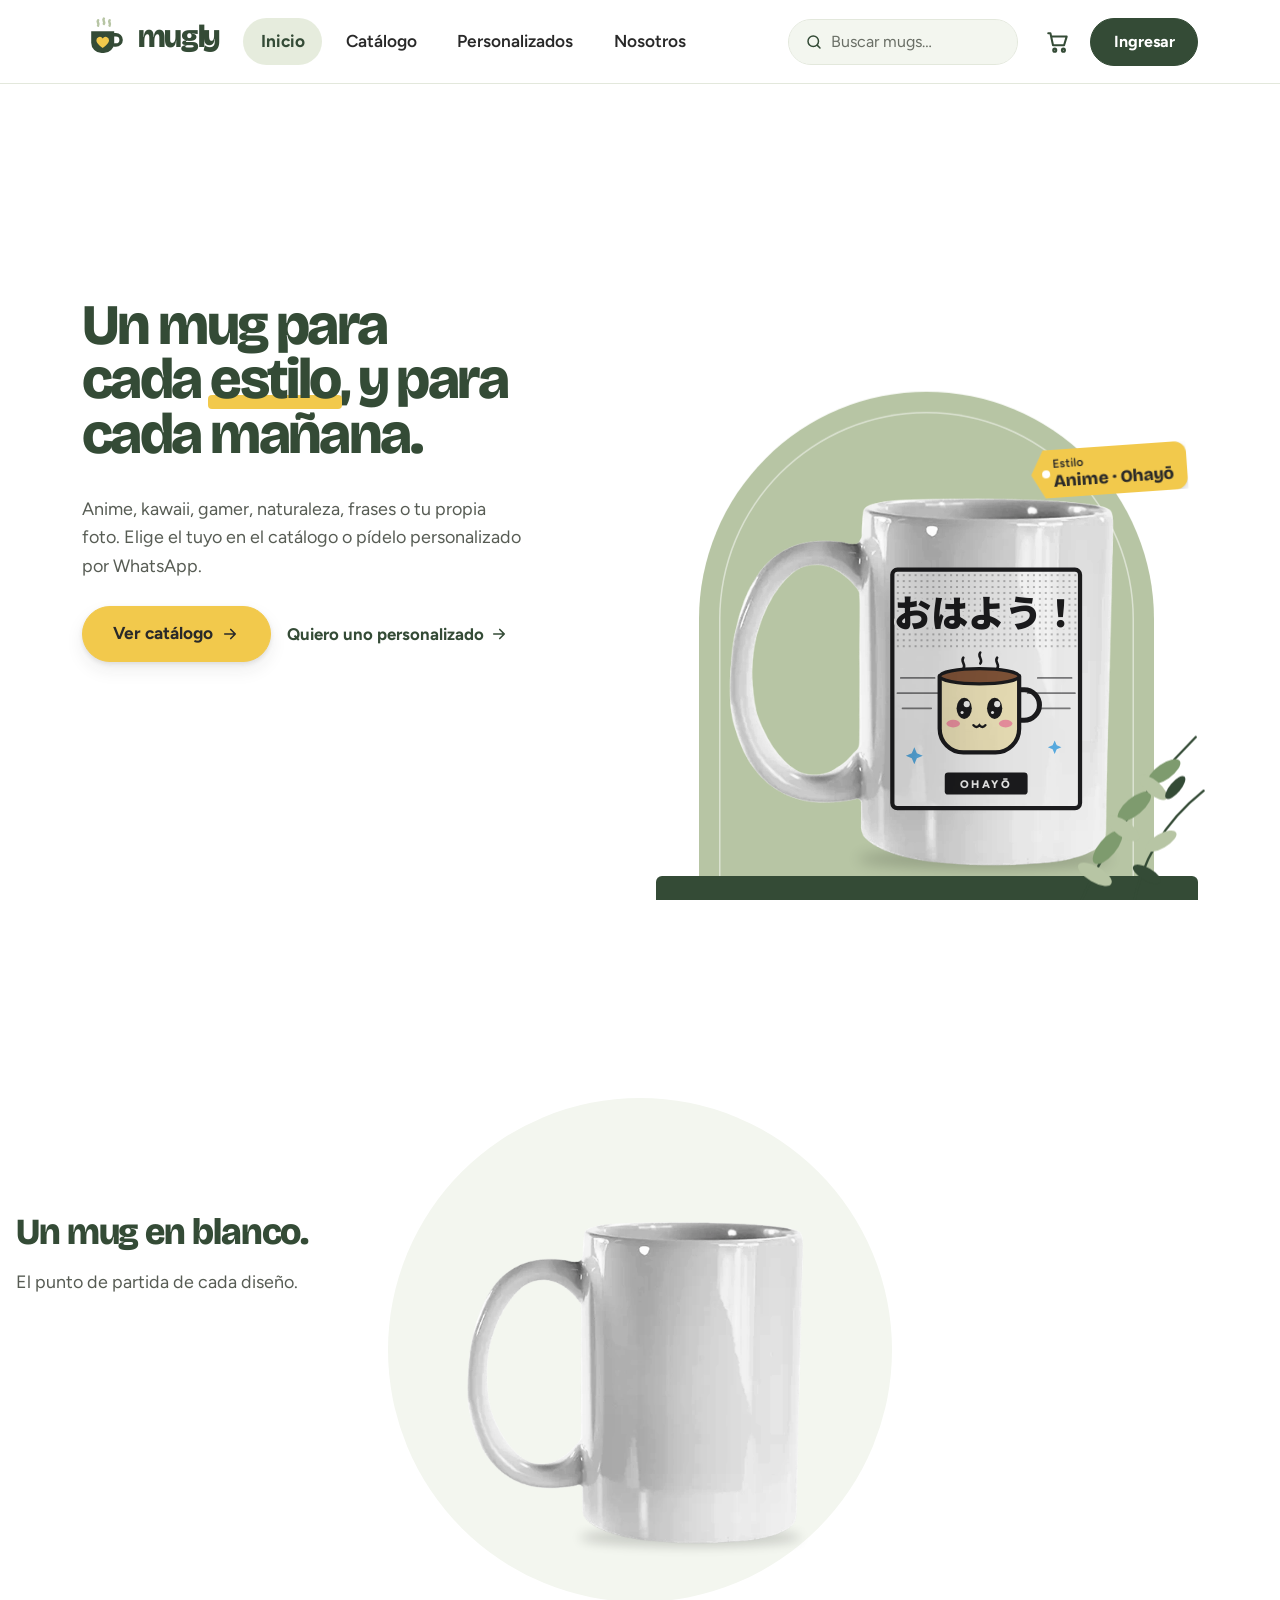
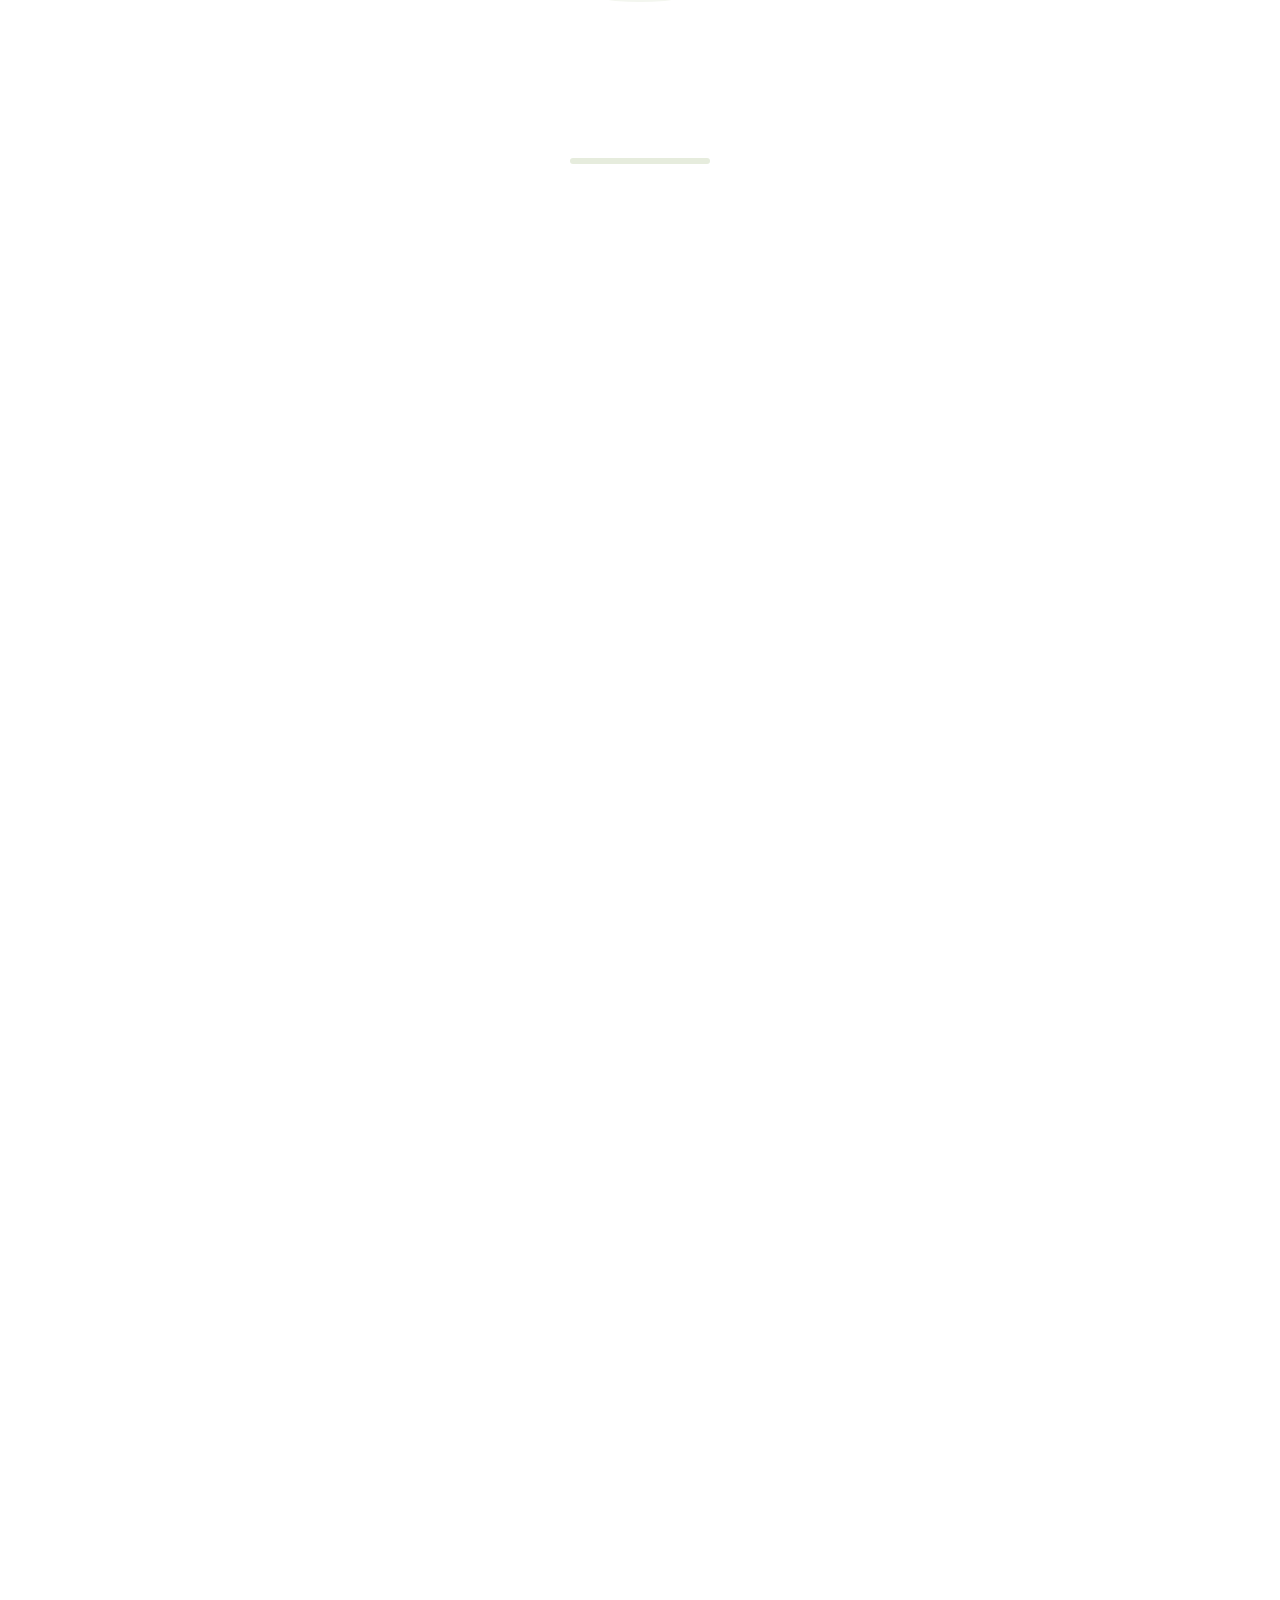
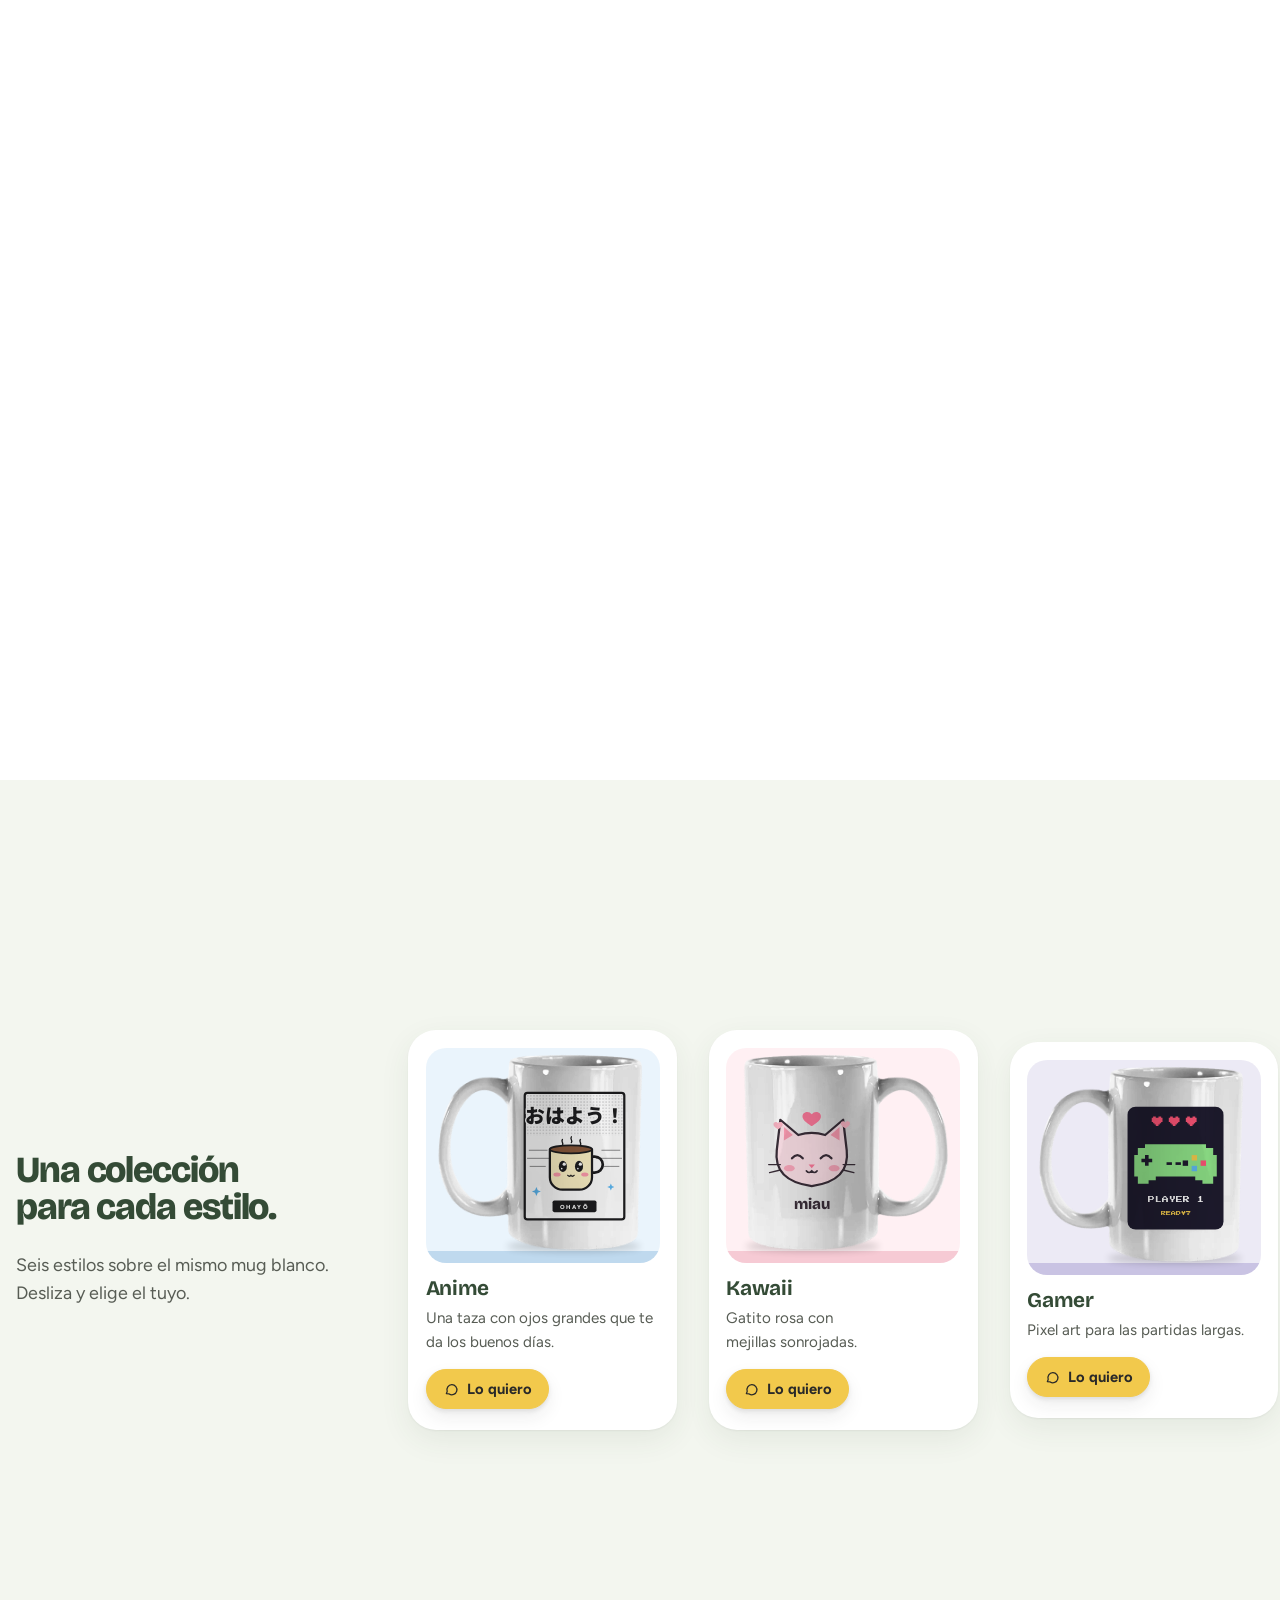
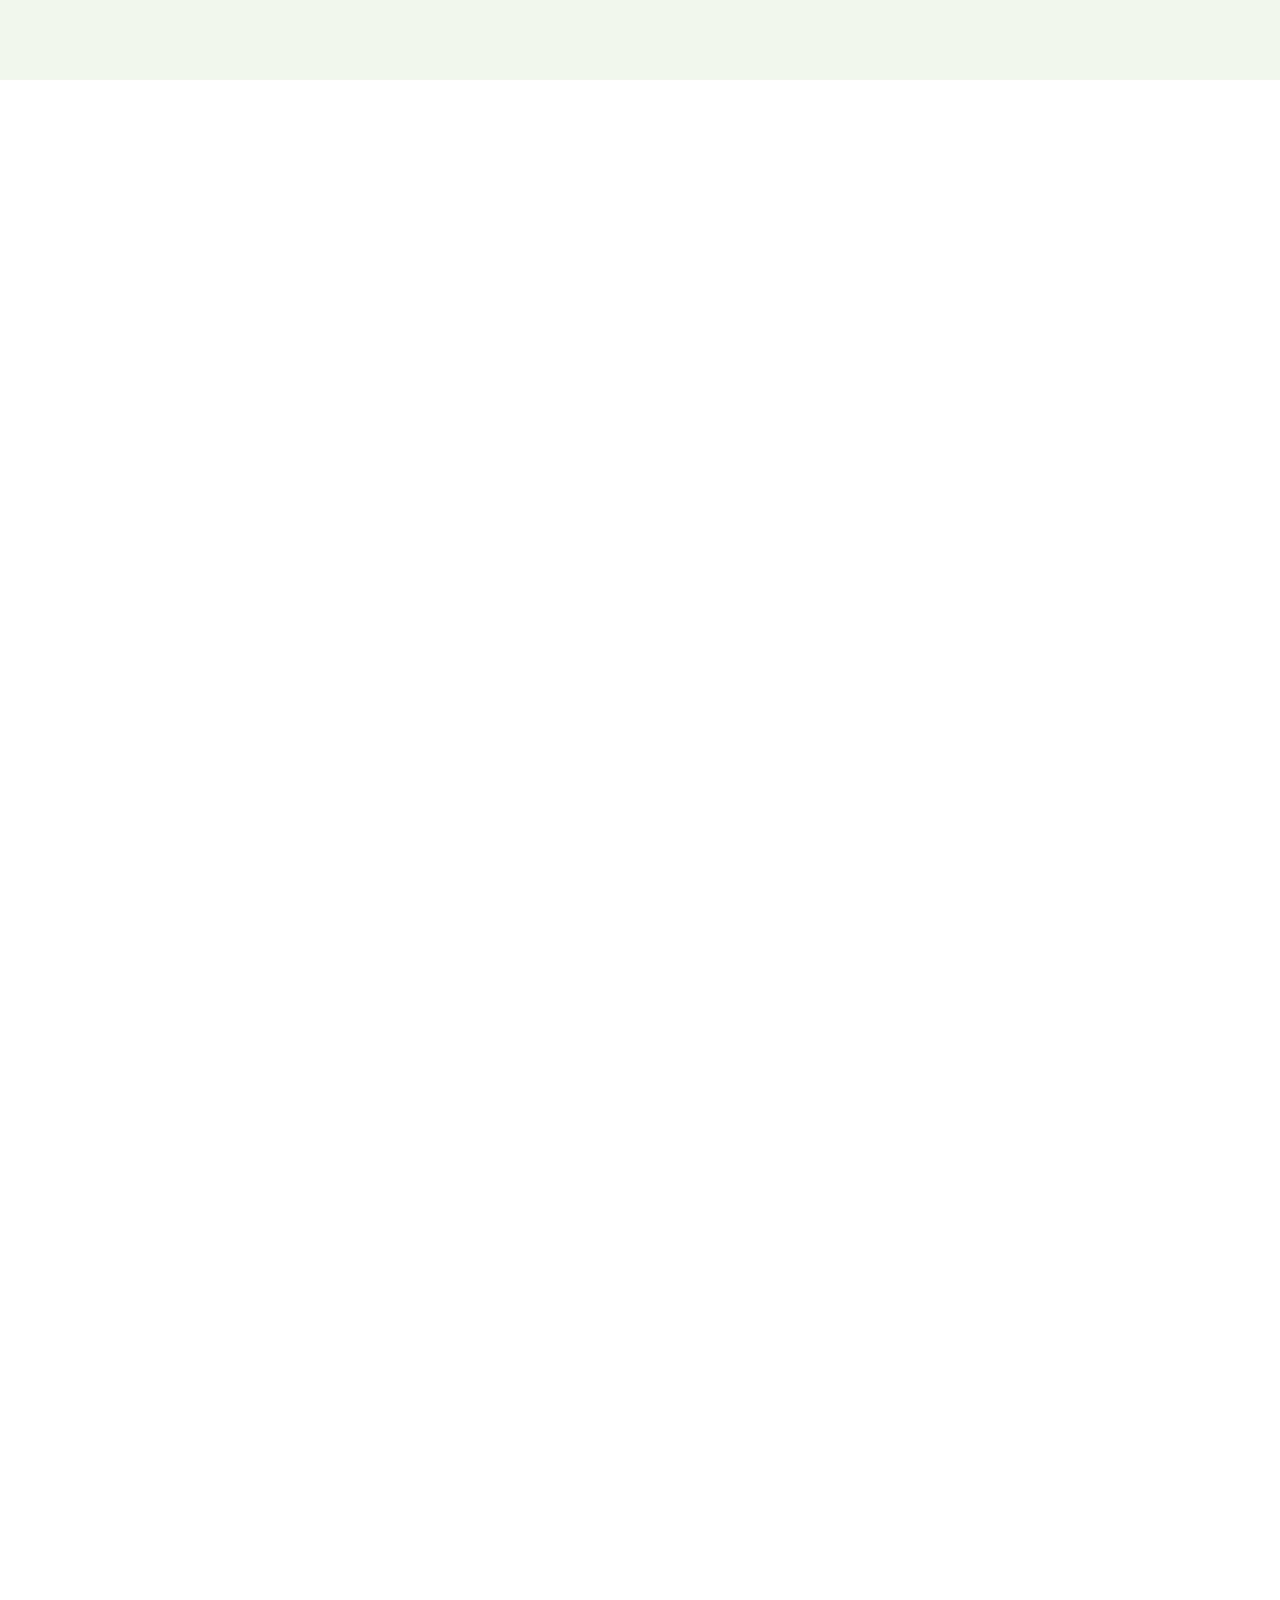
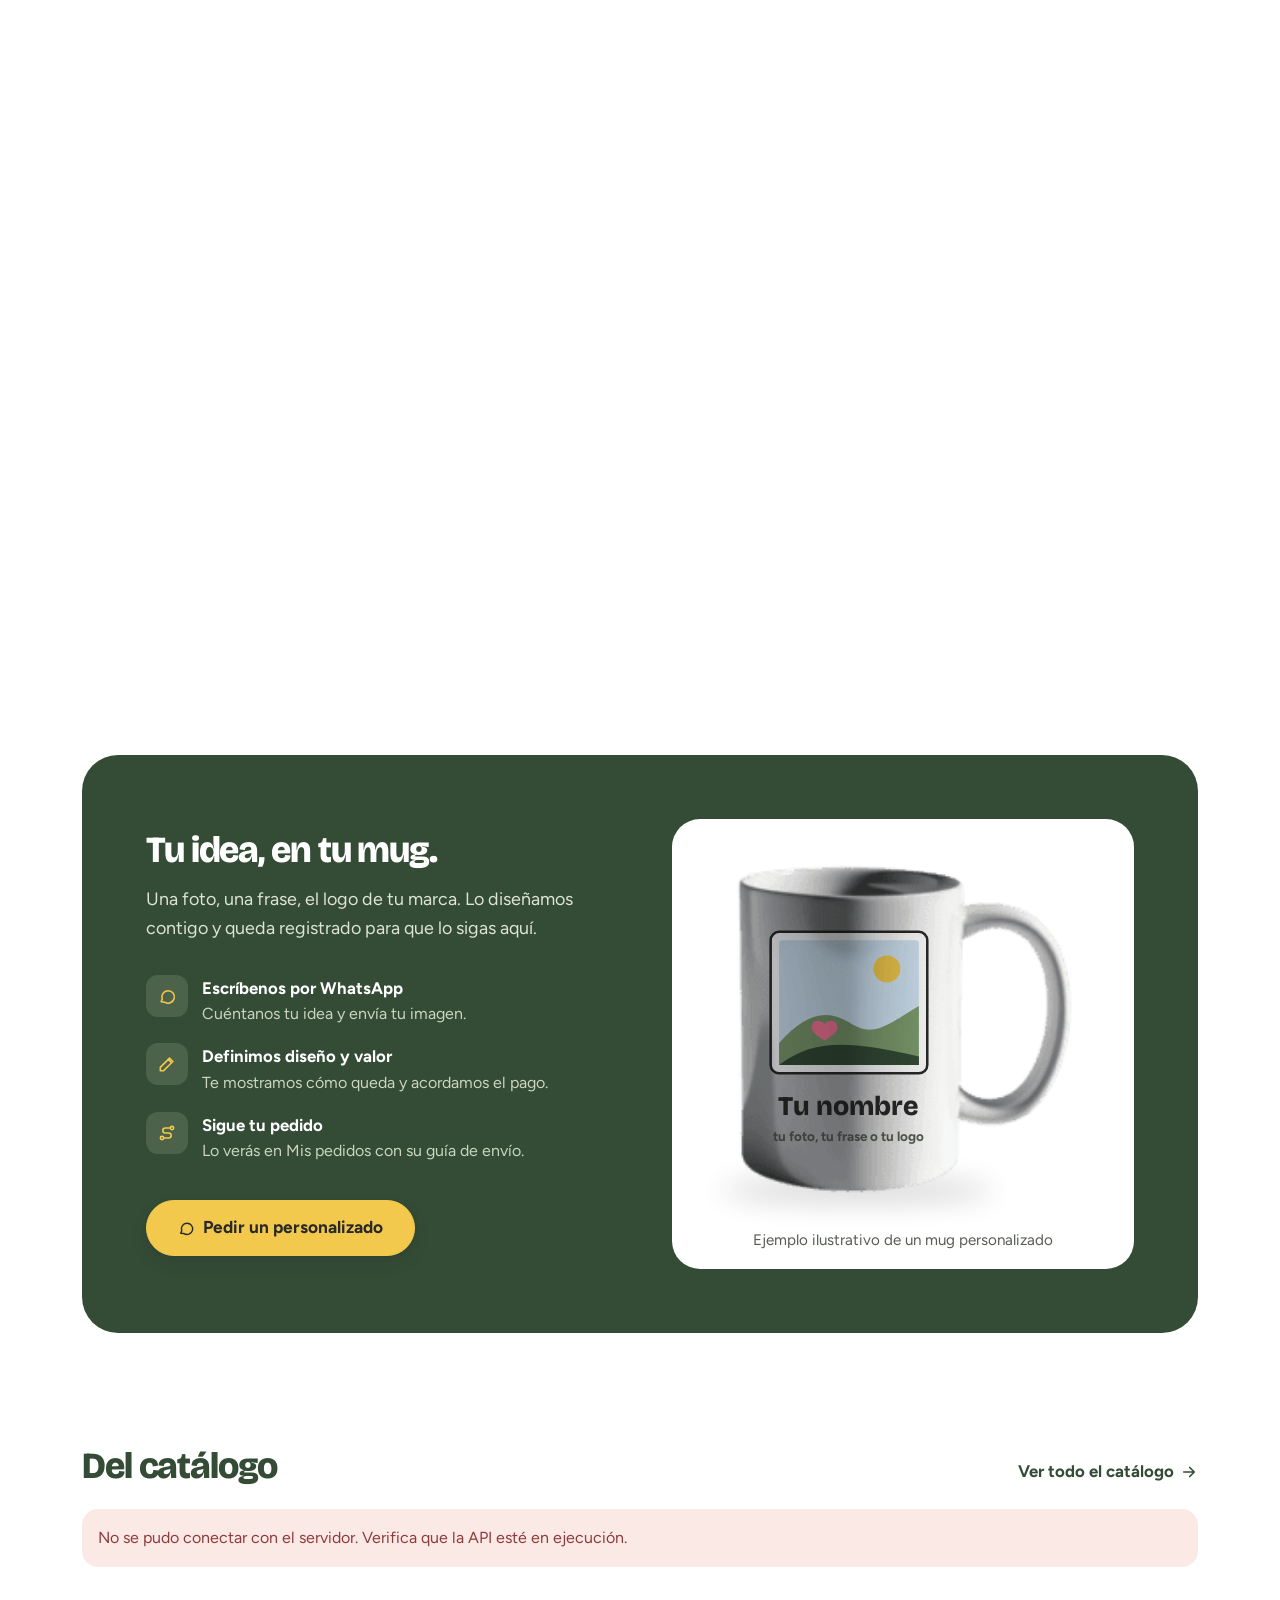
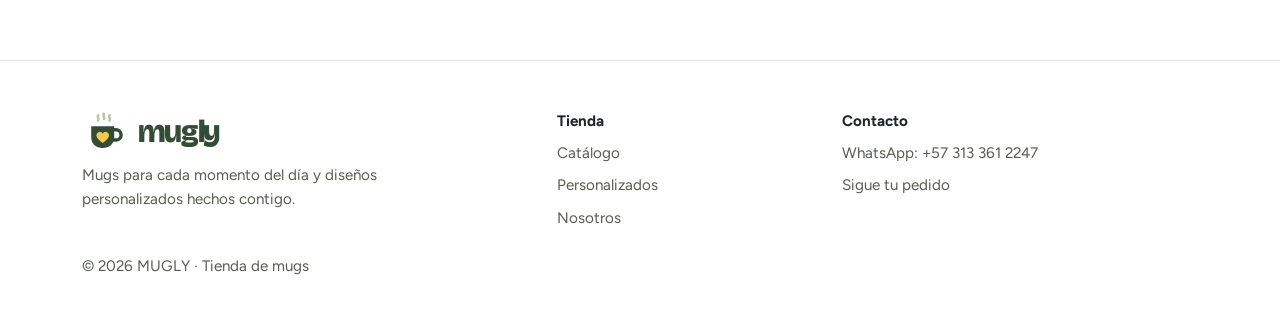
<file: frontend/index.html>
<!doctype html>
<html lang="es">
<head>
  <meta charset="utf-8">
  <meta name="viewport" content="width=device-width, initial-scale=1">
  <title>MUGLY · Tienda de mugs</title>
  <meta name="theme-color" content="#FFFFFF">
  <link rel="icon" href="assets/img/icono.svg" type="image/svg+xml">
  <link rel="preconnect" href="https://fonts.googleapis.com">
  <link rel="preconnect" href="https://fonts.gstatic.com" crossorigin>
  <link rel="stylesheet" href="https://fonts.googleapis.com/css2?family=Bricolage+Grotesque:opsz,wght@12..96,500..800&family=Figtree:wght@400;500;600;700;800&display=swap">
  <link rel="stylesheet" href="https://fonts.googleapis.com/css2?family=Noto+Sans+JP:wght@900&text=%E3%81%8A%E3%81%AF%E3%82%88%E3%81%86%EF%BC%81&display=swap">
  <link rel="stylesheet" href="https://fonts.googleapis.com/css2?family=Press+Start+2P&text=PLAYER1READY%3F%20&display=swap">
  <link rel="stylesheet" href="assets/vendor/bootstrap/bootstrap.min.css">
  <link rel="stylesheet" href="css/estilos.css">
  <link rel="stylesheet" href="css/admin.css">
</head>
<body>
  <a class="visually-hidden-focusable" href="#app">Saltar al contenido</a>
  <header id="encabezado"></header>
  <main id="app" tabindex="-1"></main>
  <footer id="pie"></footer>

  <div class="toast-container position-fixed bottom-0 end-0 p-3" id="toasts"></div>

  <script src="assets/vendor/bootstrap/bootstrap.bundle.min.js"></script>
  <script type="module" src="js/app.js"></script>
</body>
</html>
</file>
<file: frontend/css/admin.css>
/*
 * MUGLY · Panel administrativo (v1.3.0, CR-02)
 * Diseño aprobado en el prototipo navegable. Todos los colores salen de los
 * tokens --mg-* de estilos.css: una sola paleta para la tienda y el panel.
 * Las reglas solo aplican dentro del panel (body.modo-admin).
 */
body.modo-admin {
  --blanco: var(--mg-blanco);
  --salvia: var(--mg-salvia);
  --verde: var(--mg-verde);
  --amarillo: var(--mg-amarillo);
  --tinta: var(--mg-tinta);
  --verde-700: var(--mg-verde-700);
  --verde-500: var(--mg-verde-500);
  --salvia-50: var(--mg-salvia-50);
  --salvia-100: var(--mg-salvia-100);
  --salvia-200: #D5DFC8;
  --amarillo-600: var(--mg-amarillo-600);
  --amarillo-50: var(--mg-amarillo-50);
  --salvia-300: var(--mg-salvia-300);
  --amarillo-800: var(--mg-amarillo-800);
  --tinta-2: var(--mg-tinta-suave);
  --tinta-3: var(--mg-tinta-tenue);
  --borde: var(--mg-borde);
  --borde-2: #EEF1EA;
  --fondo: var(--mg-salvia-50);
  --neutral-bg: var(--mg-neutro-50);
  --neutral: var(--mg-tinta-suave);
  --ok-bg: var(--mg-salvia-100);
  --ok: var(--mg-verde);
  --warn-bg: var(--mg-amarillo-50);
  --warn: var(--mg-amarillo-800);
  --err-bg: var(--mg-error-50);
  --err: var(--mg-error);
  --f-ui: var(--mg-fuente-texto);
  --f-tit: var(--mg-fuente-titulos);
  --ease-out: cubic-bezier(0.23, 1, 0.32, 1);
  --ease-drawer: cubic-bezier(0.32, 0.72, 0, 1);
}
body.modo-admin { height: 100%; }
body.modo-admin { margin: 0; background: var(--fondo); color: var(--tinta); font: 400 14px/1.45 var(--f-ui); -webkit-font-smoothing: antialiased; }
body.modo-admin ::selection { background: var(--salvia); color: var(--verde-700); }
body.modo-admin * { box-sizing: border-box; }
body.modo-admin button, body.modo-admin input, body.modo-admin select, body.modo-admin textarea { font: inherit; color: inherit; }
body.modo-admin button { cursor: pointer; }
body.modo-admin :focus-visible { outline: 2px solid var(--verde); outline-offset: 2px; border-radius: 6px; }
body.modo-admin .i { flex: none; display: block; }
body.modo-admin .num { text-align: right; font-variant-numeric: tabular-nums; white-space: nowrap; }
body.modo-admin .tab-n { font-variant-numeric: tabular-nums; }
body.modo-admin .muted { color: var(--tinta-2); }
body.modo-admin .sr { position: absolute; width: 1px; height: 1px; overflow: hidden; clip: rect(0 0 0 0); white-space: nowrap; }
body.modo-admin * { scrollbar-width: thin; scrollbar-color: var(--salvia-200) transparent; }
body.modo-admin .mga-app { display: grid; grid-template-columns: 232px minmax(0, 1fr); height: 100%; }
body.modo-admin .mga-app.side-min { grid-template-columns: 64px minmax(0, 1fr); }
body.modo-admin .mga-side { background: var(--verde); color: #DCE5D3; display: flex; flex-direction: column; padding: 12px 10px; overflow-y: auto; overflow-x: hidden; }
body.modo-admin .mga-logo { display: flex; align-items: center; gap: 9px; height: 44px; padding: 0 6px; margin-bottom: 8px; color: #fff; text-decoration: none; font: 700 20px/1 var(--f-tit); letter-spacing: -.03em; white-space: nowrap; }
body.modo-admin .mga-logo svg { width: 30px; height: 30px; flex: none; }
body.modo-admin .mga-logo small { font: 700 10px var(--f-ui); letter-spacing: .04em; background: var(--amarillo); color: var(--tinta); border-radius: 5px; padding: 2px 5px; }
body.modo-admin .mga-nav-t { font-size: 11px; font-weight: 600; letter-spacing: .06em; text-transform: uppercase; color: #A3B79B; padding: 14px 10px 6px; margin: 0; white-space: nowrap; }
body.modo-admin .mga-nav a, body.modo-admin .mga-side-foot a, body.modo-admin .mga-side-foot button { display: flex; align-items: center; gap: 11px; height: 36px; padding: 0 10px; border-radius: 8px; color: #DCE5D3; text-decoration: none; font-weight: 500; font-size: 13.5px; white-space: nowrap; background: none; border: 0; width: 100%; text-align: left; transition: background-color 150ms ease, color 150ms ease; }
@media (hover: hover) and (pointer: fine) {
body.modo-admin .mga-nav a:hover, body.modo-admin .mga-side-foot a:hover, body.modo-admin .mga-side-foot button:hover { background: rgba(255,255,255,.08); color: #fff; }
}
body.modo-admin .mga-nav a[aria-current="page"] { background: var(--salvia); color: var(--verde-700); font-weight: 600; }
body.modo-admin .mga-side-foot { margin-top: auto; padding-top: 8px; border-top: 1px solid rgba(255,255,255,.12); display: grid; gap: 2px; }
body.modo-admin .mga-app.side-min .mga-nav-t, body.modo-admin .mga-app.side-min .lbl, body.modo-admin .mga-app.side-min .mga-logo span { display: none; }
body.modo-admin .mga-app.side-min .mga-nav a, body.modo-admin .mga-app.side-min .mga-side-foot a, body.modo-admin .mga-app.side-min .mga-side-foot button { justify-content: center; padding: 0; }
body.modo-admin .mga-app.side-min .mga-logo { justify-content: center; padding: 0; }
body.modo-admin .mga-main { min-width: 0; display: flex; flex-direction: column; overflow: hidden; }
body.modo-admin .mga-top { height: 56px; flex: none; display: flex; align-items: center; gap: 10px; padding: 0 20px; background: var(--blanco); border-bottom: 1px solid var(--borde); }
body.modo-admin .mga-store { display: inline-flex; align-items: center; gap: 8px; height: 32px; padding: 0 12px 0 10px; border-radius: 8px; background: var(--salvia-50); color: var(--verde-700); font-weight: 600; font-size: 13.5px; text-decoration: none; white-space: nowrap; max-width: 50vw; overflow: hidden; text-overflow: ellipsis; }
body.modo-admin .mga-store small { font-weight: 500; color: var(--tinta-2); font-size: 12px; }
body.modo-admin .demo-chip { display: inline-flex; align-items: center; gap: 6px; height: 26px; padding: 0 10px; border-radius: 999px; background: var(--amarillo-50); color: var(--warn); font-size: 12px; font-weight: 600; white-space: nowrap; border: 1px solid #F1E3B3; }
body.modo-admin .mga-top-r { margin-left: auto; display: flex; align-items: center; gap: 6px; }
body.modo-admin .avatar { width: 32px; height: 32px; border-radius: 50%; background: var(--verde); color: #fff; display: grid; place-items: center; font-weight: 700; font-size: 13px; text-decoration: none; flex: none; }
body.modo-admin .mga-menu-btn { display: none; }
body.modo-admin .mga-content { flex: 1; overflow-y: auto; padding: 20px 24px 48px; position: relative; }
body.modo-admin .mga-content-in { max-width: 1320px; margin: 0 auto; display: grid; gap: 14px; }
body.modo-admin .ph { display: flex; flex-wrap: wrap; align-items: center; justify-content: space-between; gap: 8px 16px; min-height: 40px; }
body.modo-admin .ph h1 { font: 700 22px/1.15 var(--f-tit); color: var(--verde); letter-spacing: -.02em; margin: 0; text-wrap: balance; }
body.modo-admin .ph p { margin: 2px 0 0; color: var(--tinta-2); font-size: 13px; }
body.modo-admin .ph-act { display: flex; align-items: center; gap: 4px; flex-wrap: wrap; }
body.modo-admin .sep-v { width: 1px; height: 20px; background: var(--borde); margin: 0 4px; }
body.modo-admin .ib { position: relative; width: 32px; height: 32px; display: inline-grid; place-items: center; border-radius: 8px; border: 0; background: transparent; color: var(--tinta-2); transition: background-color 140ms ease, color 140ms ease, transform 140ms var(--ease-out); flex: none; }
@media (hover: hover) and (pointer: fine) {
body.modo-admin .ib:hover { background: var(--salvia-100); color: var(--verde); }
body.modo-admin .ib.danger:hover { background: var(--err-bg); color: var(--err); }
}
body.modo-admin .ib:active { transform: scale(.94); }
body.modo-admin .ib:disabled { opacity: .38; cursor: not-allowed; transform: none; background: transparent; }
body.modo-admin .ib.outline { border: 1px solid var(--borde); background: var(--blanco); }
body.modo-admin .ib.add { background: var(--amarillo); color: var(--tinta); }
@media (hover: hover) and (pointer: fine) {
body.modo-admin .ib.add:hover { background: var(--amarillo-600); color: var(--tinta); }
}
body.modo-admin .ib .dot { position: absolute; top: 3px; right: 3px; min-width: 15px; height: 15px; padding: 0 4px; border-radius: 999px; background: var(--verde); color: #fff; font-size: 10px; font-weight: 700; display: grid; place-items: center; }
body.modo-admin .ib.ph-blank { visibility: hidden; }
body.modo-admin .ib.off { opacity: .32; cursor: not-allowed; }
@media (hover: hover) and (pointer: fine) {
body.modo-admin .ib.off:hover { background: transparent; color: var(--tinta-2); }
}
body.modo-admin .ib.off:active { transform: none; }
@media (pointer: coarse) {
body.modo-admin .ib { width: 40px; height: 40px; }
}
body.modo-admin .btn { height: 34px; display: inline-flex; align-items: center; justify-content: center; gap: 7px; padding: 0 14px; border-radius: 8px; border: 1px solid transparent; font-weight: 600; font-size: 13.5px; white-space: nowrap; transition: background-color 140ms ease, border-color 140ms ease, transform 140ms var(--ease-out); text-decoration: none; }
body.modo-admin .btn:active { transform: scale(.97); }
body.modo-admin .btn:disabled { opacity: .5; cursor: not-allowed; transform: none; }
body.modo-admin .btn-pri { background: var(--amarillo); color: var(--tinta); }
body.modo-admin .btn-green { background: var(--verde); color: #fff; }
body.modo-admin .btn-sec { background: var(--blanco); border-color: var(--borde); color: var(--tinta); }
body.modo-admin .btn-danger { background: var(--err); color: #fff; }
body.modo-admin .btn-ghost-danger { background: var(--blanco); border-color: #E8C3BF; color: var(--err); }
body.modo-admin .btn-sm { height: 30px; padding: 0 10px; font-size: 13px; }
@media (hover: hover) and (pointer: fine) {
body.modo-admin .btn-pri:not(:disabled):hover { background: var(--amarillo-600); }
body.modo-admin .btn-green:not(:disabled):hover { background: var(--verde-700); }
body.modo-admin .btn-sec:not(:disabled):hover { background: var(--salvia-50); border-color: var(--salvia-200); }
body.modo-admin .btn-danger:not(:disabled):hover { background: #8E3B3B; }
body.modo-admin .btn-ghost-danger:not(:disabled):hover { background: var(--err-bg); }
}
body.modo-admin .field-s { position: relative; }
body.modo-admin .field-s .i { position: absolute; left: 10px; top: 50%; transform: translateY(-50%); color: var(--tinta-3); pointer-events: none; }
body.modo-admin .field-s input { width: 100%; height: 34px; border: 1px solid var(--borde); border-radius: 8px; background: var(--blanco); padding: 0 10px 0 32px; font-size: 13.5px; transition: border-color 140ms ease, box-shadow 140ms ease; }
body.modo-admin .field-s input:focus { outline: none; border-color: var(--salvia); box-shadow: 0 0 0 3px var(--salvia-100); }
body.modo-admin input::placeholder, body.modo-admin textarea::placeholder { color: #7D8378; }
body.modo-admin .tb { display: flex; flex-wrap: wrap; align-items: center; gap: 8px; }
body.modo-admin .tb .field-s { width: min(380px, 100%); }
body.modo-admin .tb .grow { flex: 1; }
body.modo-admin .seg { display: inline-flex; flex-wrap: wrap; gap: 2px; padding: 2px; background: var(--blanco); border: 1px solid var(--borde); border-radius: 9px; }
body.modo-admin .seg button { height: 28px; padding: 0 10px; border: 0; border-radius: 7px; background: none; color: var(--tinta-2); font-size: 13px; font-weight: 500; display: inline-flex; align-items: center; gap: 6px; transition: background-color 140ms ease, color 140ms ease; white-space: nowrap; }
@media (hover: hover) and (pointer: fine) {
body.modo-admin .seg button:hover { color: var(--verde); background: var(--salvia-50); }
}
body.modo-admin .seg button[aria-pressed="true"] { background: var(--salvia-100); color: var(--verde-700); font-weight: 600; }
body.modo-admin .seg .n { font-size: 11.5px; font-variant-numeric: tabular-nums; color: var(--tinta-3); }
body.modo-admin .seg button[aria-pressed="true"] .n { color: var(--verde); }
body.modo-admin select.sel { height: 34px; border: 1px solid var(--borde); border-radius: 8px; background: var(--blanco); padding: 0 28px 0 10px; font-size: 13.5px; }
body.modo-admin .card { background: var(--blanco); border: 1px solid var(--borde); border-radius: 10px; min-width: 0; }
body.modo-admin .card-h { display: flex; align-items: center; justify-content: space-between; gap: 10px; padding: 12px 16px 0; min-height: 44px; }
body.modo-admin .card-h h2 { margin: 0; font: 600 14.5px var(--f-ui); color: var(--tinta); display: flex; align-items: center; gap: 6px; }
body.modo-admin .card-h .lnk { font-size: 12.5px; font-weight: 600; color: var(--verde); text-decoration: none; background: none; border: 0; padding: 0; }
body.modo-admin .card-b { padding: 12px 16px 16px; }
body.modo-admin .legend { display: flex; flex-wrap: wrap; gap: 6px 16px; font-size: 12px; color: var(--tinta-2); align-items: center; }
body.modo-admin .legend span { display: inline-flex; align-items: center; gap: 6px; }
body.modo-admin .tw { overflow-x: auto; }
body.modo-admin table.t { width: 100%; border-collapse: separate; border-spacing: 0; font-size: 13.5px; }
body.modo-admin .t th { text-align: left; font-size: 12px; font-weight: 600; color: var(--tinta-2); background: #FAFBF8; height: 36px; padding: 0 9px; border-bottom: 1px solid var(--borde); white-space: nowrap; }
body.modo-admin .t th.num { text-align: right; }
body.modo-admin .t td { height: 46px; padding: 0 9px; border-bottom: 1px solid var(--borde-2); white-space: nowrap; background: var(--blanco); transition: background-color 120ms ease; }
body.modo-admin .t tbody tr:last-child td { border-bottom: 0; }
@media (hover: hover) and (pointer: fine) {
body.modo-admin .t tbody tr:hover td { background: var(--salvia-50); }
}
body.modo-admin .t tr.sel td { background: var(--salvia-50); }
body.modo-admin .t tr.click { cursor: pointer; }
body.modo-admin .t .id { font-weight: 600; color: var(--verde); font-variant-numeric: tabular-nums; }
body.modo-admin .t .acts { display: flex; justify-content: flex-end; gap: 0; }
body.modo-admin .t .acts .ib { width: 30px; }
body.modo-admin .t th.ac, body.modo-admin .t td.ac { text-align: right; width: 1%; }
body.modo-admin .t .faint { color: var(--tinta-3); }
body.modo-admin .t .ref { font-size: 12px; font-weight: 600; color: var(--tinta-2); font-variant-numeric: tabular-nums; letter-spacing: .01em; }
body.modo-admin .t .mug { display: flex; align-items: center; gap: 8px; max-width: 190px; }
body.modo-admin .t .mug span.n { overflow: hidden; text-overflow: ellipsis; }
body.modo-admin .t .more { font-size: 11.5px; font-weight: 600; color: var(--tinta-2); background: var(--salvia-50); border-radius: 6px; padding: 1px 6px; flex: none; }
body.modo-admin .pdot { display: inline-block; width: 7px; height: 7px; border-radius: 50%; background: var(--amarillo-600); margin-left: 5px; vertical-align: 1px; cursor: help; }
body.modo-admin .foot { display: flex; align-items: center; justify-content: space-between; gap: 8px; padding: 8px 12px; border-top: 1px solid var(--borde-2); font-size: 12.5px; color: var(--tinta-2); }
body.modo-admin .foot .pg { display: flex; gap: 2px; align-items: center; }
body.modo-admin .thumb { width: 36px; height: 36px; border-radius: 8px; background: var(--salvia-50); border: 1px solid var(--borde-2); overflow: hidden; display: grid; place-items: center; flex: none; }
body.modo-admin .thumb.s { width: 28px; height: 28px; border-radius: 6px; }
body.modo-admin .thumb img, body.modo-admin .thumb svg { width: 100%; height: 100%; object-fit: cover; }
body.modo-admin .st { display: inline-flex; align-items: center; gap: 5px; height: 24px; padding: 0 9px 0 7px; border-radius: 999px; font-size: 12.5px; font-weight: 600; white-space: nowrap; }
body.modo-admin .st-pendiente { background: var(--amarillo-50); color: var(--amarillo-800); }
body.modo-admin .st-pagado { background: var(--salvia-100); color: var(--verde); }
body.modo-admin .st-enviado { background: var(--verde); color: #FFFFFF; }
body.modo-admin .st-entregado { background: var(--salvia); color: var(--verde-700); }
body.modo-admin .st-cancelado { background: var(--neutral-bg); color: var(--neutral); }
body.modo-admin .st-reembolsado, body.modo-admin .st-reembolso_parcial { background: var(--blanco); color: var(--tinta); box-shadow: inset 0 0 0 1px var(--salvia-300); }
body.modo-admin .st-archivado { background: var(--neutral-bg); color: var(--neutral); }
body.modo-admin .st-activo { background: var(--salvia-100); color: var(--verde); }
body.modo-admin .st-inactivo { background: var(--neutral-bg); color: var(--neutral); }
body.modo-admin .st-visible { background: var(--salvia-100); color: var(--verde); }
body.modo-admin .st-retirado { background: var(--neutral-bg); color: var(--neutral); }
body.modo-admin .st-error { background: var(--err-bg); color: var(--err); }
body.modo-admin .st-borrador { background: var(--amarillo-50); color: var(--warn); }
body.modo-admin .tipo { display: inline-flex; align-items: center; gap: 5px; font-size: 12.5px; font-weight: 600; color: var(--tinta-2); }
body.modo-admin .tipo.magico { color: #5B4A0C; }
body.modo-admin .tipo .i { color: var(--amarillo-600); }
body.modo-admin .pend, body.modo-admin .prop { display: inline-flex; align-items: center; gap: 4px; height: 20px; padding: 0 7px; border-radius: 6px; font-size: 11.5px; font-weight: 600; white-space: nowrap; background: transparent; cursor: help; }
body.modo-admin .pend { border: 1px dashed #AEB5A7; color: var(--tinta-3); }
body.modo-admin .prop { border: 1px dashed var(--amarillo-600); color: var(--amarillo-800); background: var(--amarillo-50); }
body.modo-admin .tag { display: inline-flex; align-items: center; height: 20px; padding: 0 7px; border-radius: 6px; background: var(--salvia-50); color: var(--tinta-2); font-size: 11.5px; font-weight: 600; white-space: nowrap; }
body.modo-admin .alert-s { display: inline-flex; align-items: center; gap: 4px; font-size: 12px; font-weight: 600; }
body.modo-admin .alert-s.bajo { color: var(--warn); }
body.modo-admin .alert-s.agotado { color: var(--err); }
body.modo-admin .trend { font-size: 12px; font-weight: 700; font-variant-numeric: tabular-nums; display: inline-flex; align-items: center; gap: 2px; }
body.modo-admin .trend.up { color: var(--ok); }
body.modo-admin .trend.down { color: var(--err); }
body.modo-admin .trend.eq { color: var(--tinta-3); }
body.modo-admin .rot { display: inline-flex; align-items: center; height: 22px; padding: 0 8px; border-radius: 999px; font-size: 12px; font-weight: 600; cursor: help; }
body.modo-admin .rot-alta { background: var(--salvia); color: var(--verde-700); }
body.modo-admin .rot-media { background: var(--salvia-100); color: var(--verde); }
body.modo-admin .rot-baja { background: var(--warn-bg); color: var(--warn); }
body.modo-admin .rot-sin { background: var(--err-bg); color: var(--err); }
body.modo-admin .stk { display: inline-flex; align-items: center; gap: 10px; }
body.modo-admin .stepper { display: inline-flex; align-items: center; height: 30px; border: 1px solid var(--borde); border-radius: 8px; background: var(--blanco); transition: background-color 300ms ease, border-color 300ms ease; }
body.modo-admin .stepper button { width: 28px; height: 28px; border: 0; background: none; color: var(--tinta-2); display: grid; place-items: center; border-radius: 7px; transition: background-color 120ms ease, transform 120ms var(--ease-out); }
@media (hover: hover) and (pointer: fine) {
body.modo-admin .stepper button:not(:disabled):hover { background: var(--salvia-100); color: var(--verde); }
}
body.modo-admin .stepper button:active:not(:disabled) { transform: scale(.9); }
body.modo-admin .stepper button:disabled { opacity: .35; cursor: not-allowed; }
body.modo-admin .stepper .v { min-width: 38px; height: 28px; border: 0; background: none; padding: 0 4px; font-weight: 600; font-variant-numeric: tabular-nums; text-align: center; display: grid; place-items: center; border-radius: 6px; }
body.modo-admin .stepper.pending .v, body.modo-admin .stepper.saving .v { color: var(--tinta-3); }
body.modo-admin .stepper.ok { background: var(--ok-bg); border-color: var(--salvia); }
body.modo-admin .stepper.err { background: var(--err-bg); border-color: #E8C3BF; }
body.modo-admin .stk-state { width: 16px; height: 16px; display: grid; place-items: center; }
body.modo-admin .spin { animation: spin 700ms linear infinite; }
@keyframes spin { to { transform: rotate(360deg); } }
body.modo-admin .kpis { display: grid; grid-template-columns: repeat(4, minmax(0, 1fr)); }
body.modo-admin .kpis.k5 { grid-template-columns: repeat(5, minmax(0, 1fr)); }
body.modo-admin .kpi { padding: 14px 16px; border-left: 1px solid var(--borde-2); min-width: 0; }
body.modo-admin .kpi:first-child { border-left: 0; }
body.modo-admin .kpi .l { font-size: 12.5px; color: var(--tinta-2); display: flex; align-items: center; gap: 6px; }
body.modo-admin .kpi .v { font: 700 21px/1.2 var(--f-tit); color: var(--tinta); font-variant-numeric: tabular-nums; margin-top: 4px; letter-spacing: -.01em; }
body.modo-admin .kpi .s { font-size: 12px; color: var(--tinta-3); margin-top: 2px; }
body.modo-admin .grid-2 { display: grid; grid-template-columns: minmax(0, 1.7fr) minmax(0, 1fr); gap: 14px; }
body.modo-admin .grid-2e { display: grid; grid-template-columns: minmax(0, 1fr) minmax(0, 1fr); gap: 14px; }
body.modo-admin .grid-3 { display: grid; grid-template-columns: repeat(3, minmax(0, 1fr)); gap: 14px; }
body.modo-admin .chart svg { width: 100%; height: auto; display: block; }
body.modo-admin .chart text { font: 500 11px var(--f-ui); fill: var(--tinta-3); }
body.modo-admin .chart .gl { stroke: var(--borde-2); }
body.modo-admin .chart rect.b { fill: var(--verde); transition: fill 120ms ease; }
body.modo-admin .chart rect.b:hover { fill: var(--verde-500); }
body.modo-admin .chart rect.b.hl { fill: var(--amarillo-600); }
body.modo-admin .chart rect.z { fill: var(--salvia-200); }
body.modo-admin .list { list-style: none; margin: 0; padding: 0; }
body.modo-admin .list li { display: flex; align-items: center; gap: 10px; min-height: 42px; border-bottom: 1px solid var(--borde-2); }
body.modo-admin .list li:last-child { border-bottom: 0; }
body.modo-admin .list .grow { flex: 1; min-width: 0; overflow: hidden; text-overflow: ellipsis; white-space: nowrap; }
body.modo-admin a.at-row { all: unset; display: flex; align-items: center; gap: 10px; width: 100%; min-height: 42px; cursor: pointer; border-radius: 6px; }
body.modo-admin a.at-row:focus-visible { outline: 2px solid var(--verde); }
body.modo-admin .att-n { min-width: 26px; height: 26px; padding: 0 6px; border-radius: 7px; display: grid; place-items: center; font-weight: 700; font-size: 13px; font-variant-numeric: tabular-nums; }
body.modo-admin .hbar { height: 6px; border-radius: 3px; background: var(--salvia-100); overflow: hidden; width: 90px; flex: none; }
body.modo-admin .hbar i { display: block; height: 100%; background: var(--verde); border-radius: 3px; }
body.modo-admin .kv { display: grid; grid-template-columns: 150px minmax(0, 1fr); margin: 0; }
body.modo-admin .kv dt, body.modo-admin .kv dd { margin: 0; padding: 9px 0; border-bottom: 1px solid var(--borde-2); font-size: 13.5px; }
body.modo-admin .kv dt { color: var(--tinta-2); }
body.modo-admin .kv dd { color: var(--tinta); min-width: 0; overflow-wrap: anywhere; }
body.modo-admin .kv dt:last-of-type, body.modo-admin .kv dd:last-of-type { border-bottom: 0; }
body.modo-admin .sec-t { font: 600 12px var(--f-ui); color: var(--tinta-2); letter-spacing: .04em; text-transform: uppercase; margin: 18px 0 4px; display: flex; align-items: center; gap: 8px; }
body.modo-admin .sec-t:first-child { margin-top: 0; }
body.modo-admin .note { display: flex; gap: 8px; align-items: flex-start; padding: 10px 12px; border-radius: 8px; background: var(--salvia-50); color: var(--tinta-2); font-size: 12.5px; }
body.modo-admin .note .i { margin-top: 1px; color: var(--verde); }
body.modo-admin .note.warn { background: var(--amarillo-50); color: #5E4A0C; }
body.modo-admin .note.warn .i { color: var(--warn); }
body.modo-admin .note.err { background: var(--err-bg); color: var(--err); }
body.modo-admin .note.err .i { color: var(--err); }
body.modo-admin .drawer { position: fixed; top: 0; right: 0; bottom: 0; width: min(480px, 100vw); background: var(--blanco); border-left: 1px solid var(--borde); box-shadow: -16px 0 40px rgba(41, 41, 41, .10); z-index: 40; display: flex; flex-direction: column; transform: translateX(104%); visibility: hidden; transition: transform 300ms var(--ease-drawer), width 260ms var(--ease-out), visibility 0s linear 300ms; }
body.modo-admin .drawer.open { transform: none; visibility: visible; transition: transform 300ms var(--ease-drawer), width 260ms var(--ease-out), visibility 0s; }
body.modo-admin .drawer.wide { width: min(820px, 100vw); }
body.modo-admin .dr-h { display: flex; align-items: flex-start; gap: 10px; padding: 14px 12px 12px 20px; border-bottom: 1px solid var(--borde-2); }
body.modo-admin .dr-h .tt { flex: 1; min-width: 0; }
body.modo-admin .dr-h h2 { margin: 0; font: 700 18px/1.25 var(--f-tit); color: var(--verde); letter-spacing: -.01em; }
body.modo-admin .dr-h .sub { margin-top: 4px; display: flex; flex-wrap: wrap; align-items: center; gap: 6px; font-size: 12.5px; color: var(--tinta-2); }
body.modo-admin .dr-h .ctl { display: flex; gap: 2px; }
body.modo-admin .dr-tabs { display: flex; gap: 2px; padding: 0 16px; border-bottom: 1px solid var(--borde-2); overflow-x: auto; }
body.modo-admin .dr-tabs button { height: 40px; padding: 0 10px; border: 0; background: none; color: var(--tinta-2); font-size: 13px; font-weight: 600; position: relative; white-space: nowrap; }
body.modo-admin .dr-tabs button[aria-selected="true"] { color: var(--verde); }
body.modo-admin .dr-tabs button[aria-selected="true"]::after { content: ""; position: absolute; left: 8px; right: 8px; bottom: -1px; height: 2px; border-radius: 2px; background: var(--verde); }
body.modo-admin .dr-b { flex: 1; overflow-y: auto; padding: 16px 20px 24px; }
body.modo-admin .dr-f { display: flex; justify-content: flex-end; align-items: center; gap: 8px; padding: 12px 20px; border-top: 1px solid var(--borde-2); background: #FCFDFB; flex-wrap: wrap; }
body.modo-admin .dr-f .l { margin-right: auto; }
body.modo-admin .dock { position: fixed; right: 16px; bottom: 16px; z-index: 41; display: flex; align-items: center; gap: 6px; padding: 6px 6px 6px 14px; border-radius: 12px; background: var(--verde); color: #fff; box-shadow: 0 8px 24px rgba(41, 41, 41, .22); font-weight: 600; font-size: 13px; transform: translateY(12px); opacity: 0; pointer-events: none; transition: transform 220ms var(--ease-out), opacity 180ms ease; }
body.modo-admin .dock.show { transform: none; opacity: 1; pointer-events: auto; }
body.modo-admin .dock .ib { color: #DCE5D3; }
@media (hover: hover) and (pointer: fine) {
body.modo-admin .dock .ib:hover { background: rgba(255,255,255,.12); color: #fff; }
}
body.modo-admin .scrim { position: fixed; inset: 0; background: rgba(41, 41, 41, .32); z-index: 39; opacity: 0; pointer-events: none; transition: opacity 200ms ease; }
body.modo-admin .scrim.show { opacity: 1; pointer-events: auto; }
body.modo-admin .form { display: grid; gap: 14px; }
body.modo-admin .fld { display: grid; gap: 5px; min-width: 0; }
body.modo-admin .fld > label { font-size: 13px; font-weight: 600; color: var(--tinta); display: flex; justify-content: space-between; gap: 8px; align-items: center; }
body.modo-admin .fld > label .cnt { font-weight: 500; color: var(--tinta-3); font-size: 12px; font-variant-numeric: tabular-nums; }
body.modo-admin .inp, body.modo-admin .fld input[type=text], body.modo-admin .fld input[type=number], body.modo-admin .fld input[type=email], body.modo-admin .fld input[type=tel], body.modo-admin .fld input[type=date], body.modo-admin .fld input[type=password], body.modo-admin .fld select, body.modo-admin .fld textarea { width: 100%; border: 1px solid var(--borde); border-radius: 8px; background: var(--blanco); padding: 8px 10px; font-size: 14px; transition: border-color 140ms ease, box-shadow 140ms ease; }
body.modo-admin .fld input, body.modo-admin .fld select, body.modo-admin .inp { height: 38px; }
body.modo-admin .fld textarea { min-height: 84px; resize: vertical; line-height: 1.45; }
body.modo-admin .inp:focus, body.modo-admin .fld input:focus, body.modo-admin .fld select:focus, body.modo-admin .fld textarea:focus { outline: none; border-color: var(--salvia); box-shadow: 0 0 0 3px var(--salvia-100); }
body.modo-admin .fld .help { font-size: 12px; color: var(--tinta-3); }
body.modo-admin .fld .errm { font-size: 12px; color: var(--err); font-weight: 600; display: none; }
body.modo-admin .fld.bad input, body.modo-admin .fld.bad textarea, body.modo-admin .fld.bad select, body.modo-admin .fld.bad .inp { border-color: #D99A95; }
body.modo-admin .fld.bad .errm { display: block; }
body.modo-admin .row2 { display: grid; grid-template-columns: 1fr 1fr; gap: 12px; }
body.modo-admin .row-doc { display: grid; grid-template-columns: 120px 1fr; gap: 12px; }
body.modo-admin .fs { border: 0; margin: 0; padding: 0; display: grid; gap: 12px; }
body.modo-admin .fs legend { padding: 0; margin-bottom: 2px; font: 600 12px var(--f-ui); color: var(--tinta-2); letter-spacing: .04em; text-transform: uppercase; display: flex; align-items: center; gap: 8px; }
body.modo-admin .sw { display: flex; align-items: center; gap: 10px; font-size: 13.5px; cursor: pointer; }
body.modo-admin .sw input { appearance: none; width: 36px; height: 20px; border-radius: 999px; background: #C9CFC2; position: relative; cursor: pointer; transition: background-color 160ms ease; flex: none; margin: 0; }
body.modo-admin .sw input::after { content: ""; position: absolute; top: 2px; left: 2px; width: 16px; height: 16px; border-radius: 50%; background: #fff; box-shadow: 0 1px 2px rgba(0,0,0,.2); transition: transform 180ms var(--ease-out); }
body.modo-admin .sw input:checked { background: var(--verde); }
body.modo-admin .sw input:checked::after { transform: translateX(16px); }
body.modo-admin .drop { border: 1.5px dashed var(--salvia-200); border-radius: 10px; padding: 14px; display: flex; gap: 14px; align-items: center; color: var(--tinta-2); font-size: 13px; background: var(--salvia-50); }
body.modo-admin .drop.over { border-color: var(--verde); background: var(--salvia-100); }
body.modo-admin .drop .pic { width: 84px; height: 84px; border-radius: 10px; overflow: hidden; background: #fff; border: 1px solid var(--borde); flex: none; display: grid; place-items: center; }
body.modo-admin .drop .pic img, body.modo-admin .drop .pic svg { width: 100%; height: 100%; object-fit: cover; }
body.modo-admin .drop .tx { display: grid; gap: 6px; min-width: 0; }
body.modo-admin .drop .acts-d { display: flex; gap: 6px; flex-wrap: wrap; }
body.modo-admin .link-box { display: flex; gap: 6px; }
body.modo-admin .link-box input { flex: 1; min-width: 0; height: 36px; border: 1px solid var(--borde); border-radius: 8px; padding: 0 10px; font-size: 12.5px; background: var(--salvia-50); font-variant-numeric: tabular-nums; }
body.modo-admin .tl { list-style: none; margin: 0; padding: 0; display: grid; }
body.modo-admin .tl li { display: grid; grid-template-columns: 28px minmax(0, 1fr); gap: 10px; position: relative; padding-bottom: 16px; }
body.modo-admin .tl li:not(:last-child)::before { content: ""; position: absolute; left: 13px; top: 28px; bottom: 2px; width: 2px; background: var(--borde-2); }
body.modo-admin .tl .ic { width: 28px; height: 28px; border-radius: 50%; display: grid; place-items: center; }
body.modo-admin .tl b { font-weight: 600; display: block; }
body.modo-admin .tl small { color: var(--tinta-2); font-size: 12.5px; }
body.modo-admin .pop { position: fixed; z-index: 60; background: var(--blanco); border: 1px solid var(--borde); border-radius: 10px; box-shadow: 0 12px 32px rgba(41, 41, 41, .14); padding: 12px; min-width: 260px; max-width: calc(100vw - 32px); transform-origin: top right; opacity: 0; transform: scale(.97) translateY(-4px); transition: opacity 150ms var(--ease-out), transform 150ms var(--ease-out); }
body.modo-admin .pop.show { opacity: 1; transform: none; }
body.modo-admin .pop .form { gap: 10px; }
body.modo-admin .pop-f { display: flex; justify-content: space-between; gap: 8px; margin-top: 12px; }
body.modo-admin .tip { position: fixed; z-index: 80; pointer-events: none; background: var(--tinta); color: #fff; font-size: 12px; font-weight: 500; line-height: 1.35; padding: 5px 8px; border-radius: 6px; max-width: 280px; opacity: 0; transform: translateY(2px) scale(.98); transition: opacity 125ms var(--ease-out), transform 125ms var(--ease-out); }
body.modo-admin .tip.show { opacity: 1; transform: none; }
body.modo-admin .tip.instant { transition-duration: 0ms; }
body.modo-admin .ovl { position: fixed; inset: 0; z-index: 70; background: rgba(41, 41, 41, .38); display: grid; place-items: center; padding: 16px; opacity: 0; pointer-events: none; transition: opacity 180ms ease; }
body.modo-admin .ovl.show { opacity: 1; pointer-events: auto; }
body.modo-admin .dlg { width: min(440px, 100%); background: var(--blanco); border-radius: 12px; padding: 20px; box-shadow: 0 24px 60px rgba(41, 41, 41, .25); transform: scale(.96); transition: transform 200ms var(--ease-out); }
body.modo-admin .ovl.show .dlg { transform: none; }
body.modo-admin .dlg h3 { margin: 0 0 8px; font: 700 17px var(--f-tit); color: var(--tinta); display: flex; gap: 10px; align-items: center; }
body.modo-admin .dlg p { margin: 0; color: var(--tinta-2); font-size: 13.5px; }
body.modo-admin .dlg .dlg-f { display: flex; justify-content: flex-end; gap: 8px; margin-top: 18px; flex-wrap: wrap; }
body.modo-admin .dlg .ic-c { width: 32px; height: 32px; border-radius: 50%; display: grid; place-items: center; flex: none; }
body.modo-admin .toasts { position: fixed; left: 50%; bottom: 20px; transform: translateX(-50%); z-index: 90; display: grid; gap: 8px; justify-items: center; width: min(480px, calc(100vw - 32px)); }
body.modo-admin .toast { display: flex; align-items: center; gap: 10px; padding: 10px 14px; border-radius: 10px; background: var(--tinta); color: #fff; font-size: 13.5px; box-shadow: 0 10px 30px rgba(41, 41, 41, .25); opacity: 0; transform: translateY(10px); transition: opacity 220ms ease, transform 280ms var(--ease-out); }
body.modo-admin .toast.show { opacity: 1; transform: none; }
body.modo-admin .toast .i.ok { color: var(--salvia); }
body.modo-admin .toast .i.err { color: #F4CFCA; }
body.modo-admin .sk { border-radius: 6px; background: linear-gradient(90deg, var(--borde-2) 0%, #F7F9F4 50%, var(--borde-2) 100%); background-size: 200% 100%; animation: sk 1.1s ease-in-out infinite; }
@keyframes sk { to { background-position: -200% 0; } }
body.modo-admin .empty { padding: 36px 16px; text-align: center; color: var(--tinta-2); display: grid; gap: 6px; justify-items: center; }
body.modo-admin .empty b { color: var(--tinta); font-size: 14.5px; }
body.modo-admin .empty .ic-e { width: 40px; height: 40px; border-radius: 10px; background: var(--salvia-50); color: var(--verde); display: grid; place-items: center; margin-bottom: 4px; }
body.modo-admin .ed-grid { display: grid; grid-template-columns: 236px minmax(0, 1fr) minmax(0, 1.15fr); gap: 14px; align-items: start; }
body.modo-admin .blk-list { list-style: none; margin: 0; padding: 6px; display: grid; gap: 2px; }
body.modo-admin .blk-list li { display: flex; align-items: center; gap: 2px; border-radius: 8px; padding-right: 2px; }
body.modo-admin .blk-list li[aria-current="true"] { background: var(--salvia-100); }
body.modo-admin .blk-list .pick { flex: 1; min-width: 0; height: 40px; display: flex; align-items: center; gap: 8px; padding: 0 8px; border: 0; background: none; text-align: left; font-weight: 500; border-radius: 8px; font-size: 13.5px; }
body.modo-admin .blk-list li[aria-current="true"] .pick { font-weight: 600; color: var(--verde-700); }
body.modo-admin .blk-list .ord { font-size: 11px; color: var(--tinta-3); font-variant-numeric: tabular-nums; width: 12px; }
body.modo-admin .blk-list .nm { flex: 1; min-width: 0; overflow: hidden; text-overflow: ellipsis; white-space: nowrap; }
body.modo-admin .blk-list .ib { width: 26px; height: 26px; }
body.modo-admin .blk-list .off .nm { color: var(--tinta-3); }
body.modo-admin .dotp { width: 7px; height: 7px; border-radius: 50%; background: var(--amarillo-600); flex: none; }
body.modo-admin .ed-card { position: sticky; top: 0; }
body.modo-admin .ed-f { display: flex; align-items: center; gap: 8px; padding: 12px 16px; border-top: 1px solid var(--borde-2); background: #FCFDFB; border-radius: 0 0 10px 10px; }
body.modo-admin .ed-f .state { margin-right: auto; font-size: 12.5px; color: var(--tinta-2); display: inline-flex; align-items: center; gap: 6px; }
body.modo-admin .ed-f .state.dirty { color: var(--warn); font-weight: 600; }
body.modo-admin .pv-tools { display: flex; flex-wrap: wrap; gap: 6px; padding: 10px 16px 0; }
body.modo-admin .pv-stage { padding: 12px 16px 16px; display: grid; justify-items: center; }
body.modo-admin .pv-wrap { width: 100%; transition: width 260ms var(--ease-out); }
body.modo-admin .pv-wrap.movil { width: 360px; max-width: 100%; }
body.modo-admin .pv { border: 1px solid var(--borde); border-radius: 10px; overflow: hidden; background: #fff; container-type: inline-size; }
body.modo-admin .pv-bar { height: 28px; display: flex; align-items: center; gap: 5px; padding: 0 10px; background: var(--salvia-50); border-bottom: 1px solid var(--borde); font-size: 11.5px; color: var(--tinta-3); }
body.modo-admin .pv-bar i { width: 7px; height: 7px; border-radius: 50%; background: var(--salvia-200); }
body.modo-admin .pv-nav { display: flex; align-items: center; justify-content: space-between; padding: 10px 16px; border-bottom: 1px solid var(--borde-2); font: 700 15px var(--f-tit); color: var(--verde); }
body.modo-admin .pv-nav span { font: 500 11px var(--f-ui); color: var(--tinta-2); display: flex; gap: 10px; }
body.modo-admin .pv-sec { padding: 18px; position: relative; border-bottom: 1px solid var(--borde-2); transition: box-shadow 200ms ease; }
body.modo-admin .pv-sec:last-child { border-bottom: 0; }
body.modo-admin .pv-sec.hl { box-shadow: inset 0 0 0 2px var(--amarillo); }
body.modo-admin .pv-sec.oculta { opacity: .4; }
body.modo-admin .pv-sec .flag { position: absolute; top: 6px; right: 6px; }
body.modo-admin .pv-hero { display: grid; grid-template-columns: minmax(0, 1fr) 150px; gap: 16px; align-items: center; }
body.modo-admin .pv-hero h3 { font: 700 24px/1.1 var(--f-tit); color: var(--verde); margin: 6px 0 8px; letter-spacing: -.02em; }
body.modo-admin .pv-hero mark { background: linear-gradient(transparent 60%, var(--amarillo) 60%); color: inherit; }
body.modo-admin .pv-hero p { margin: 0 0 12px; color: var(--tinta-2); font-size: 13px; }
body.modo-admin .pv-hero .art { aspect-ratio: 1; border-radius: 12px; overflow: hidden; max-width: 100%; }
body.modo-admin .pv-hero .art img { width: 100%; height: 100%; object-fit: cover; }
body.modo-admin .pv-btn { display: inline-flex; height: 30px; align-items: center; padding: 0 12px; border-radius: 999px; background: var(--amarillo); font-weight: 700; font-size: 12px; }
body.modo-admin .pv-band { background: var(--verde); color: #fff; border-radius: 10px; padding: 16px; display: grid; grid-template-columns: minmax(0, 1fr) auto; gap: 12px; align-items: center; }
body.modo-admin .pv-band h3 { margin: 0 0 4px; font: 700 17px var(--f-tit); color: #fff; }
body.modo-admin .pv-band p { margin: 0; color: #DCE5D3; font-size: 12.5px; }
body.modo-admin .pv-band img { grid-column: 1 / -1; border-radius: 8px; max-height: 110px; width: 100%; object-fit: cover; }
body.modo-admin .pv-h { font: 700 18px var(--f-tit); color: var(--verde); margin: 0 0 6px; }
body.modo-admin .pv-t { margin: 0 0 10px; color: var(--tinta-2); font-size: 13px; }
body.modo-admin .pv-prods { display: grid; grid-template-columns: repeat(4, minmax(0, 1fr)); gap: 8px; }
body.modo-admin .pv-prods div { border: 1px solid var(--borde); border-radius: 8px; overflow: hidden; font-size: 11px; font-weight: 600; }
body.modo-admin .pv-prods div > span { display: block; aspect-ratio: 1; }
body.modo-admin .pv-prods div > b { display: block; padding: 5px 6px; font-weight: 600; }
@container (max-width: 420px) {
body.modo-admin .pv-hero { grid-template-columns: minmax(0, 1fr); }
body.modo-admin .pv-hero .art { max-width: 160px; }
body.modo-admin .pv-band { grid-template-columns: minmax(0, 1fr); }
body.modo-admin .pv-prods { grid-template-columns: repeat(2, minmax(0, 1fr)); }
body.modo-admin .pv-nav span { display: none; }
}
body.modo-admin .diff { list-style: none; margin: 0; padding: 0; display: grid; gap: 8px; }
body.modo-admin .diff li { display: grid; gap: 3px; font-size: 13px; padding: 8px 10px; border-radius: 8px; background: var(--salvia-50); }
body.modo-admin .diff .k { font-weight: 600; font-size: 12px; color: var(--tinta-2); }
body.modo-admin .diff del { color: var(--err); text-decoration-thickness: 1px; }
body.modo-admin .diff ins { color: var(--ok); text-decoration: none; font-weight: 600; }
body.modo-admin .set { display: grid; grid-template-columns: 220px minmax(0, 1fr); gap: 0; min-height: 520px; }
body.modo-admin .set-nav { border-right: 1px solid var(--borde-2); padding: 10px; display: grid; align-content: start; gap: 2px; }
body.modo-admin .set-nav button { display: flex; align-items: center; gap: 10px; height: 38px; padding: 0 10px; border-radius: 8px; border: 0; background: none; text-align: left; font-size: 13.5px; font-weight: 500; color: var(--tinta); width: 100%; transition: background-color 140ms ease; }
@media (hover: hover) and (pointer: fine) {
body.modo-admin .set-nav button:not(:disabled):hover { background: var(--salvia-50); }
}
body.modo-admin .set-nav button[aria-current="true"] { background: var(--salvia-100); color: var(--verde-700); font-weight: 600; }
body.modo-admin .set-nav button:disabled { color: var(--tinta-3); cursor: default; }
body.modo-admin .set-nav button:disabled .pend { margin-left: auto; }
body.modo-admin .set-nav hr { border: 0; border-top: 1px solid var(--borde-2); margin: 8px 4px; }
body.modo-admin .set-body { padding: 18px 28px 28px; min-width: 0; }
body.modo-admin .set-body h2 { margin: 0 0 4px; font: 700 18px var(--f-tit); color: var(--tinta); }
body.modo-admin .set-body .lead { margin: 0 0 8px; color: var(--tinta-2); font-size: 13px; }
body.modo-admin .set-row { display: grid; grid-template-columns: minmax(0, 1fr) minmax(220px, 340px); gap: 24px; align-items: center; padding: 16px 0; border-bottom: 1px solid var(--borde-2); }
body.modo-admin .set-row:last-of-type { border-bottom: 0; }
body.modo-admin .set-row .k b { font-weight: 600; font-size: 14px; display: block; }
body.modo-admin .set-row .k span { font-size: 12.5px; color: var(--tinta-2); display: block; margin-top: 2px; }
body.modo-admin .set-row .c { justify-self: end; width: 100%; display: grid; gap: 4px; }
body.modo-admin .set-row .c .ro { justify-self: end; color: var(--tinta-2); font-size: 13.5px; display: inline-flex; gap: 8px; align-items: center; }
body.modo-admin .set-group { margin-top: 18px; }
body.modo-admin .set-group h3 { margin: 0 0 2px; font: 600 14.5px var(--f-ui); }
body.modo-admin .pre-in { display: flex; align-items: stretch; }
body.modo-admin .pre-in span { display: grid; place-items: center; padding: 0 10px; border: 1px solid var(--borde); border-right: 0; border-radius: 8px 0 0 8px; background: var(--salvia-50); color: var(--tinta-2); font-weight: 600; }
body.modo-admin .pre-in .inp { border-radius: 0 8px 8px 0; }
body.modo-admin .num-step { display: flex; align-items: center; gap: 8px; justify-content: flex-end; }
body.modo-admin .num-step .inp { width: 88px; text-align: center; font-variant-numeric: tabular-nums; }
body.modo-admin .uses { display: grid; grid-template-columns: repeat(auto-fit, minmax(220px, 1fr)); gap: 10px; margin-top: 8px; }
body.modo-admin .use { border: 1px solid var(--borde-2); border-radius: 10px; padding: 10px 12px; display: grid; gap: 8px; background: #FCFDFB; }
body.modo-admin .use .h { font-size: 12px; font-weight: 600; color: var(--tinta-2); display: flex; align-items: center; gap: 6px; }
body.modo-admin .mock-tab { display: inline-flex; align-items: center; gap: 6px; padding: 6px 10px; background: #fff; border: 1px solid var(--borde); border-radius: 8px 8px 0 0; font-size: 12px; max-width: 100%; overflow: hidden; white-space: nowrap; text-overflow: ellipsis; }
body.modo-admin .mock-tab i { width: 12px; height: 12px; border-radius: 3px; background: var(--verde); flex: none; }
body.modo-admin .mock-foot { font-size: 12px; color: var(--tinta-2); padding: 8px 10px; background: #fff; border-radius: 8px; border: 1px solid var(--borde); }
body.modo-admin .mock-wa { font-size: 12.5px; padding: 8px 10px; background: var(--salvia-100); border-radius: 10px 10px 10px 2px; color: var(--verde-700); max-width: 100%; }
body.modo-admin .save-bar { position: sticky; bottom: 0; margin: 0 -28px -28px; padding: 12px 28px; display: flex; align-items: center; gap: 8px; background: var(--blanco); border-top: 1px solid var(--borde); border-radius: 0 0 10px 0; transform: translateY(8px); opacity: 0; pointer-events: none; transition: transform 200ms var(--ease-out), opacity 160ms ease; }
body.modo-admin .save-bar.show { transform: none; opacity: 1; pointer-events: auto; }
body.modo-admin .save-bar .m { margin-right: auto; font-size: 13px; font-weight: 600; color: var(--warn); display: inline-flex; gap: 6px; align-items: center; }
body.modo-admin .cfg-acc { display: grid; gap: 14px; max-width: 900px; }
body.modo-admin .acc-row { display: grid; grid-template-columns: minmax(0, 1fr) minmax(0, 1.2fr) auto; gap: 16px; align-items: center; padding: 14px 16px; border-bottom: 1px solid var(--borde-2); }
body.modo-admin .acc-row:last-child { border-bottom: 0; }
body.modo-admin .acc-row .k { font-weight: 600; font-size: 13.5px; }
body.modo-admin .acc-row .k small { display: block; font-weight: 400; color: var(--tinta-2); font-size: 12.5px; margin-top: 2px; }
body.modo-admin .acc-head { display: flex; align-items: center; gap: 12px; padding: 14px 16px; border-bottom: 1px solid var(--borde-2); }
body.modo-admin .acc-head h2 { margin: 0; font: 600 14.5px var(--f-ui); }
body.modo-admin .acc-head p { margin: 1px 0 0; font-size: 12.5px; color: var(--tinta-2); }
body.modo-admin .ic-c { width: 32px; height: 32px; border-radius: 8px; background: var(--salvia-50); color: var(--verde); display: grid; place-items: center; flex: none; }
body.modo-admin .prod-pick { display: flex; align-items: center; gap: 10px; }
body.modo-admin .mini-kv { display: grid; grid-template-columns: repeat(auto-fit, minmax(140px, 1fr)); gap: 0; border-top: 1px solid var(--borde-2); }
body.modo-admin .mini-kv div { padding: 12px 16px; border-right: 1px solid var(--borde-2); }
body.modo-admin .mini-kv div:last-child { border-right: 0; }
body.modo-admin .mini-kv .l { font-size: 12px; color: var(--tinta-2); }
body.modo-admin .mini-kv .v { font: 700 18px/1.2 var(--f-tit); font-variant-numeric: tabular-nums; margin-top: 3px; }
body.modo-admin .mini-kv .s { font-size: 11.5px; color: var(--tinta-3); }
body.modo-admin .fbtn { gap: 8px; padding: 0 10px 0 12px; }
body.modo-admin .fbtn .i:last-child { color: var(--tinta-3); }
body.modo-admin .opt-list { display: grid; gap: 2px; }
body.modo-admin .opt-list.cols2 { grid-template-columns: 1fr 1fr; }
body.modo-admin .opt { display: flex; align-items: center; gap: 9px; padding: 7px 8px; border-radius: 7px; cursor: pointer; font-size: 13.5px; }
@media (hover: hover) and (pointer: fine) {
body.modo-admin .opt:hover { background: var(--salvia-50); }
}
body.modo-admin .opt input { accent-color: var(--verde); margin: 0; flex: none; }
body.modo-admin .opt > span { display: inline-flex; align-items: center; gap: 6px; }
body.modo-admin .opt small { margin-left: auto; color: var(--tinta-3); font-size: 12px; font-variant-numeric: tabular-nums; }
body.modo-admin .pop .fld > label { font-size: 12px; color: var(--tinta-2); text-transform: uppercase; letter-spacing: .04em; }
body.modo-admin .chips { display: flex; flex-wrap: wrap; gap: 6px; align-items: center; }
body.modo-admin .chip { display: inline-flex; align-items: center; gap: 4px; height: 26px; padding: 0 3px 0 10px; border-radius: 999px; background: var(--salvia-100); color: var(--verde-700); font-size: 12.5px; font-weight: 600; }
body.modo-admin .chip button { width: 20px; height: 20px; border-radius: 50%; border: 0; background: transparent; color: var(--verde); display: grid; place-items: center; }
@media (hover: hover) and (pointer: fine) {
body.modo-admin .chip button:hover { background: var(--salvia-200); }
}
body.modo-admin .lnk-btn { border: 0; background: none; padding: 0 4px; color: var(--verde); font-weight: 600; font-size: 12.5px; text-decoration: underline; text-underline-offset: 3px; }
body.modo-admin .lnk-btn:disabled { color: var(--tinta-3); text-decoration: none; cursor: default; }
body.modo-admin .sx { display: grid; grid-template-columns: 236px minmax(0, 1fr); min-height: 560px; }
body.modo-admin .sx-nav { border-right: 1px solid var(--borde-2); padding: 12px; display: grid; align-content: start; gap: 2px; }
body.modo-admin .sx-nav .field-s { margin-bottom: 8px; }
body.modo-admin .sx-nav .field-s input { background: var(--salvia-50); border-color: transparent; }
body.modo-admin .sx-nav button { display: flex; align-items: center; gap: 10px; height: 36px; padding: 0 10px; border-radius: 8px; border: 0; background: none; text-align: left; font-size: 13.5px; font-weight: 500; color: var(--tinta); width: 100%; transition: background-color 140ms ease; }
@media (hover: hover) and (pointer: fine) {
body.modo-admin .sx-nav button:hover { background: var(--salvia-50); }
}
body.modo-admin .sx-nav button[aria-current="true"] { background: var(--salvia-100); color: var(--verde-700); font-weight: 600; }
body.modo-admin .sx-nav button .prop { margin-left: auto; height: 18px; font-size: 10.5px; padding: 0 5px; }
body.modo-admin .sx-nav hr { border: 0; border-top: 1px solid var(--borde-2); margin: 8px 4px; }
body.modo-admin .sx-nav .none { font-size: 12.5px; color: var(--tinta-3); padding: 6px 10px; }
body.modo-admin .sx-body { padding: 20px 32px 32px; min-width: 0; }
body.modo-admin .sx-sec + .sx-sec { margin-top: 26px; }
body.modo-admin .sx-sec-h { display: flex; align-items: center; justify-content: space-between; gap: 12px; padding-bottom: 6px; }
body.modo-admin .sx-sec-h h2 { margin: 0; font: 600 16px var(--f-ui); color: var(--tinta); display: flex; align-items: center; gap: 8px; }
body.modo-admin .sx-row { display: flex; align-items: center; justify-content: space-between; gap: 24px; padding: 14px 0; border-bottom: 1px solid var(--borde-2); min-height: 58px; }
body.modo-admin .sx-sec .sx-row:last-child { border-bottom: 0; }
body.modo-admin .sx-row .k { min-width: 0; }
body.modo-admin .sx-row .k b { font-weight: 500; font-size: 14px; display: flex; align-items: center; gap: 8px; }
body.modo-admin .sx-row .k span.d { font-size: 12.5px; color: var(--tinta-2); display: block; margin-top: 2px; max-width: 62ch; }
body.modo-admin .sx-row .c { display: flex; align-items: center; gap: 10px; flex: none; justify-content: flex-end; text-align: right; max-width: 58%; flex-wrap: wrap; }
body.modo-admin .sx-val { font-size: 14px; color: var(--tinta); overflow-wrap: anywhere; }
body.modo-admin .sx-val.box { background: var(--salvia-50); border-radius: 8px; padding: 7px 12px; min-width: 180px; text-align: left; }
body.modo-admin .sx-val.mono { font-variant-numeric: tabular-nums; }
body.modo-admin .sx-fixed { font-size: 11px; font-weight: 600; color: var(--tinta-3); border: 1px solid var(--borde); border-radius: 5px; padding: 1px 6px; }
body.modo-admin .swatches { display: flex; gap: 6px; }
body.modo-admin .swatch { width: 26px; height: 26px; border-radius: 7px; border: 1px solid rgba(41, 41, 41, .12); }
body.modo-admin .sx .sw input { margin: 0; }
body.modo-admin .dlg.wide { width: min(540px, 100%); }
body.modo-admin .dlg { max-height: calc(100dvh - 32px); display: flex; flex-direction: column; overflow: hidden; }
body.modo-admin .dlg.max { width: min(960px, 100%) !important; height: calc(100dvh - 32px); }
body.modo-admin .mform { display: flex; flex-direction: column; min-height: 0; flex: 1; }
body.modo-admin .dlg-h { display: flex; align-items: center; gap: 8px; }
body.modo-admin .dlg-h h3 { flex: 1; margin: 0 !important; }
body.modo-admin .dlg-h .ctl { display: flex; gap: 2px; margin-right: -6px; }
body.modo-admin #mBody { overflow-y: auto; min-height: 0; flex: 1; margin-top: 12px; padding: 2px 4px 2px 2px; }
body.modo-admin .mform .dlg-f { border-top: 1px solid var(--borde-2); padding-top: 14px; margin-top: 14px !important; }
body.modo-admin .pop:has(> .menu) { padding: 4px; min-width: 230px; }
body.modo-admin .menu button { width: 100%; min-height: 36px; display: flex; align-items: center; gap: 10px; padding: 6px 10px; border: 0; background: none; border-radius: 7px; font-size: 13.5px; text-align: left; color: var(--tinta); }
body.modo-admin .menu button span { display: grid; }
body.modo-admin .menu button small { font-size: 11.5px; color: var(--tinta-3); }
@media (hover: hover) and (pointer: fine) {
body.modo-admin .menu button:not(:disabled):hover { background: var(--salvia-50); }
body.modo-admin .menu button.danger:not(:disabled):hover { background: var(--err-bg); }
}
body.modo-admin .menu button.danger { color: var(--err); }
body.modo-admin .menu button:disabled { color: var(--tinta-3); cursor: not-allowed; }
body.modo-admin .menu button:disabled .i { opacity: .5; }
body.modo-admin .menu hr { border: 0; border-top: 1px solid var(--borde-2); margin: 4px 0; }
body.modo-admin .st-dot { width: 28px; height: 28px; border-radius: 50%; display: inline-grid; place-items: center; }
body.modo-admin .otp { display: flex; gap: 8px; justify-content: center; margin: 4px 0; }
body.modo-admin .otp input { width: 44px; height: 52px; text-align: center; font: 700 22px var(--f-tit); border: 1px solid var(--borde); border-radius: 10px; transition: border-color 140ms ease, box-shadow 140ms ease; }
body.modo-admin .otp input:focus { outline: none; border-color: var(--salvia); box-shadow: 0 0 0 3px var(--salvia-100); }
body.modo-admin .otp.bad input { border-color: #D99A95; }
body.modo-admin .vars { display: flex; flex-wrap: wrap; gap: 6px; }
body.modo-admin .vars button { border: 1px dashed var(--salvia-200); background: var(--salvia-50); border-radius: 6px; font-size: 12px; font-weight: 600; padding: 2px 8px; color: var(--verde); }
body.modo-admin .mov-list li { gap: 8px; }
body.modo-admin .mov-list .d { font-size: 12px; color: var(--tinta-2); font-variant-numeric: tabular-nums; white-space: nowrap; }
@media (max-width: 960px) {
body.modo-admin .sx { grid-template-columns: minmax(0, 1fr); }
body.modo-admin .sx-nav { border-right: 0; border-bottom: 1px solid var(--borde-2); display: flex; flex-wrap: wrap; }
body.modo-admin .sx-nav .field-s { width: 100%; }
body.modo-admin .sx-nav button { width: auto; }
body.modo-admin .sx-nav hr { display: none; }
body.modo-admin .sx-body { padding: 16px; }
}
@media (max-width: 640px) {
body.modo-admin .sx-row { flex-direction: column; align-items: flex-start; gap: 10px; }
body.modo-admin .sx-row .c { max-width: 100%; justify-content: flex-start; text-align: left; }
body.modo-admin .opt-list.cols2 { grid-template-columns: 1fr; }
}
@media (max-width: 1240px) {
body.modo-admin .ed-grid { grid-template-columns: 220px minmax(0, 1fr); }
body.modo-admin .ed-grid > .pv-col { grid-column: 1 / -1; }
body.modo-admin .ed-card { position: static; }
}
@media (max-width: 1100px) {
body.modo-admin .kpis.k5 { grid-template-columns: repeat(3, minmax(0, 1fr)); }
body.modo-admin .kpis.k5 .kpi:nth-child(4) { border-left: 0; }
body.modo-admin .kpis.k5 .kpi:nth-child(n+4) { border-top: 1px solid var(--borde-2); }
body.modo-admin .grid-3 { grid-template-columns: minmax(0, 1fr) minmax(0, 1fr); }
}
@media (max-width: 960px) {
body.modo-admin .mga-app, body.modo-admin .mga-app.side-min { grid-template-columns: minmax(0, 1fr); }
body.modo-admin .mga-side { position: fixed; inset: 0 auto 0 0; width: 248px; z-index: 50; transform: translateX(-100%); transition: transform 260ms var(--ease-drawer); padding-left: max(10px, env(safe-area-inset-left, 0px)); }
body.modo-admin .mga-app.side-open .mga-side { transform: none; box-shadow: 0 0 0 100vmax rgba(41, 41, 41, .35); }
body.modo-admin .mga-app.side-min .mga-nav-t, body.modo-admin .mga-app.side-min .lbl, body.modo-admin .mga-app.side-min .mga-logo span { display: revert; }
body.modo-admin .mga-app.side-min .mga-nav a, body.modo-admin .mga-app.side-min .mga-side-foot a, body.modo-admin .mga-app.side-min .mga-side-foot button { justify-content: flex-start; padding: 0 10px; }
body.modo-admin .mga-menu-btn { display: inline-grid; }
body.modo-admin .mga-collapse-btn { display: none !important; }
body.modo-admin .grid-2, body.modo-admin .grid-2e, body.modo-admin .ed-grid, body.modo-admin .grid-3 { grid-template-columns: minmax(0, 1fr); }
body.modo-admin .kpis { grid-template-columns: repeat(2, minmax(0, 1fr)); }
body.modo-admin .kpis .kpi:nth-child(3) { border-left: 0; }
body.modo-admin .kpis .kpi:nth-child(n+3) { border-top: 1px solid var(--borde-2); }
body.modo-admin .set { grid-template-columns: minmax(0, 1fr); }
body.modo-admin .set-nav { border-right: 0; border-bottom: 1px solid var(--borde-2); display: flex; overflow-x: auto; }
body.modo-admin .set-nav button { width: auto; flex: none; }
body.modo-admin .set-nav hr { display: none; }
body.modo-admin .mga-top { padding-left: max(12px, env(safe-area-inset-left, 0px)); padding-right: max(12px, env(safe-area-inset-right, 0px)); }
body.modo-admin .mga-content { padding-left: max(16px, env(safe-area-inset-left, 0px)); padding-right: max(16px, env(safe-area-inset-right, 0px)); }
}
@media (max-width: 640px) {
body.modo-admin .demo-chip .lbl2, body.modo-admin .mga-store small { display: none; }
body.modo-admin .kpis.k5 { grid-template-columns: repeat(2, minmax(0, 1fr)); }
body.modo-admin .kpis.k5 .kpi { border-left: 0 !important; border-top: 1px solid var(--borde-2); }
body.modo-admin .kpis.k5 .kpi:nth-child(-n+2) { border-top: 0; }
body.modo-admin .kpis.k5 .kpi:nth-child(even) { border-left: 1px solid var(--borde-2) !important; }
body.modo-admin .set-row { grid-template-columns: minmax(0, 1fr); gap: 10px; }
body.modo-admin .set-body { padding: 16px; }
body.modo-admin .save-bar { margin: 0 -16px -16px; padding: 12px 16px; }
body.modo-admin .acc-row { grid-template-columns: minmax(0, 1fr) auto; }
body.modo-admin .acc-row .v { grid-column: 1 / 2; grid-row: 2; }
body.modo-admin .kv { grid-template-columns: 116px minmax(0, 1fr); }
body.modo-admin .row2, body.modo-admin .row-doc { grid-template-columns: minmax(0, 1fr); }
body.modo-admin .tb .field-s { width: auto; flex: 1 1 200px; }
body.modo-admin .tb .grow { display: none; }
body.modo-admin .dr-h { padding-left: 16px; }
body.modo-admin .dr-b, body.modo-admin .dr-f { padding-left: 16px; padding-right: 16px; }
}
@media (prefers-reduced-motion: reduce) {
body.modo-admin *, body.modo-admin *::before, body.modo-admin *::after { transition-property: opacity, background-color, color, border-color !important; animation-duration: 1ms !important; }
body.modo-admin .spin { animation: spin 1.4s linear infinite !important; }
}
/* Ajustes frente a Bootstrap y estilos.css dentro del panel */
body.modo-admin .card { display: block; --bs-card-border-width: 0; }
body.modo-admin .card.kpis, body.modo-admin .card.sx { display: grid; }
body.modo-admin .btn { min-height: 0; line-height: 1.2; }
body.modo-admin h1, body.modo-admin h2, body.modo-admin h3 { margin-bottom: 0; }
body.modo-admin #pie, body.modo-admin #encabezado { display: none; }
body.modo-admin #app { height: 100vh; }
body.modo-admin .fs legend { float: none; width: auto; font-size: 12px; }
body.modo-admin dl, body.modo-admin ol, body.modo-admin ul { margin-bottom: 0; }
body.modo-admin .mga-app { height: 100vh; height: 100dvh; }
</file>
<file: frontend/css/estilos.css>
/*
 * MUGLY · "La alacena"
 * Estilos propios sobre Bootstrap 5.
 *
 * Paleta oficial (fijada por el cliente):
 *   Blanco #FFFFFF · Verde salvia #B7C5A4 · Verde profundo #344B36
 *   Amarillo vibrante #F2C94C · Gris oscuro #292929
 * Jerarquía: el blanco predomina; el verde profundo construye la marca;
 * la salvia acompaña; el amarillo solo marca acciones y precios.
 */
:root {
  /* Paleta oficial */
  --mg-blanco: #FFFFFF;
  --mg-salvia: #B7C5A4;
  --mg-verde: #344B36;
  --mg-amarillo: #F2C94C;
  --mg-tinta: #292929;

  /* Variaciones de luminosidad de la misma paleta */
  --mg-salvia-50: #F3F6EF;
  --mg-salvia-100: #E6ECDD;
  --mg-salvia-300: #CBD6BF;
  --mg-verde-700: #2A3D2C;
  --mg-verde-500: #4A6550;
  --mg-amarillo-600: #E6B830;
  --mg-amarillo-50: #FDF6DE;
  --mg-tinta-suave: #575C54;
  --mg-borde: #E3E8DC;

  /* Tonos con nombre propio (CR-02): antes estaban escritos a mano */
  --mg-amarillo-800: #6B5208;  /* texto sobre fondos amarillos */
  --mg-tinta-tenue: #6B7067;   /* fechas, ayudas */
  --mg-neutro-50: #F1F1EF;     /* estados cerrados: cancelado, retirado, desactivado */
  /* Único color fuera de la paleta: errores, eliminar y "agotado" */
  --mg-error: #9F4642;
  --mg-error-50: #FBE9E6;
  --mg-error-hover: #8E3B3B;

  /* Nombres usados por páginas existentes */
  --mg-primario: var(--mg-verde);
  --mg-texto: var(--mg-tinta);
  --mg-texto-suave: var(--mg-tinta-suave);
  --mg-fondo: var(--mg-blanco);

  /* Tipografía: dos familias y una escala */
  --mg-fuente-titulos: "Bricolage Grotesque", Georgia, serif;
  --mg-fuente-texto: "Figtree", system-ui, -apple-system, "Segoe UI", sans-serif;
  --mg-t-display: clamp(2.4rem, 1.5rem + 2.6vw, 3.6rem);
  --mg-t-h1: clamp(2rem, 1.5rem + 1.8vw, 2.9rem);
  --mg-t-h2: clamp(1.65rem, 1.3rem + 1.3vw, 2.3rem);
  --mg-t-h3: clamp(1.15rem, 1.05rem + .4vw, 1.35rem);
  --mg-t-lead: clamp(1.02rem, .98rem + .2vw, 1.12rem);
  --mg-t-base: 1rem;

  --mg-radio: 22px;
  --mg-sombra: 0 1px 2px rgba(52, 75, 54, .06), 0 10px 30px rgba(52, 75, 54, .08);
  --mg-sombra-alta: 0 2px 4px rgba(52, 75, 54, .06), 0 22px 48px rgba(52, 75, 54, .14);
  --mg-ease-out: cubic-bezier(0.23, 1, 0.32, 1);
  --mg-nav-alto: 84px;

  --bs-body-font-family: var(--mg-fuente-texto);
  --bs-body-font-size: var(--mg-t-base);
  --bs-body-color: var(--mg-tinta);
  --bs-body-bg: var(--mg-blanco);
  --bs-border-color: var(--mg-borde);
  --bs-link-color: var(--mg-verde);
  --bs-link-color-rgb: 52, 75, 54;
  --bs-link-hover-color: var(--mg-verde-700);
  --bs-link-hover-color-rgb: 42, 61, 44;
  --bs-secondary-color: var(--mg-tinta-suave);
  --bs-focus-ring-color: rgba(52, 75, 54, .3);
}

body { min-height: 100vh; display: flex; flex-direction: column; -webkit-font-smoothing: antialiased; line-height: 1.6; }
main { flex: 1; outline: none; }
::selection { background: var(--mg-amarillo); color: var(--mg-tinta); }
:root { accent-color: var(--mg-verde); caret-color: var(--mg-verde); }
::-webkit-scrollbar { width: 12px; height: 12px; }
::-webkit-scrollbar-thumb { background: var(--mg-salvia); border-radius: 99px; border: 3px solid var(--mg-blanco); }
::-webkit-scrollbar-track { background: var(--mg-blanco); }
a { text-underline-offset: 3px; }

h1, h2, .h1, .h2, .display-5, .display-6, .titulo {
  font-family: var(--mg-fuente-titulos); font-weight: 800; color: var(--mg-verde);
  letter-spacing: -.03em; line-height: 1.02; text-wrap: balance; font-variation-settings: "opsz" 72;
}
h1, .h1 { font-size: var(--mg-t-h1); }
h2, .h2 { font-size: var(--mg-t-h2); }
.display-5 { font-size: var(--mg-t-h1); }
.display-6 { font-size: var(--mg-t-h1); }
h3, h4, h5, h6, .h3, .h4, .h5, .h6 { font-family: var(--mg-fuente-titulos); color: var(--mg-verde); font-weight: 700; letter-spacing: -.015em; }
.h3 { font-size: var(--mg-t-h3); }
p { text-wrap: pretty; }
.small, small, figcaption { font-size: .95rem; }
.lead { font-size: var(--mg-t-lead); font-weight: 400; }
.text-suave { color: var(--mg-tinta-suave) !important; }
.text-degradado { color: var(--mg-verde); }
.num, .mg-precio, table { font-variant-numeric: tabular-nums; }

/* ---------------------------------------------------------------- Logotipo */
.mg-logo { display: inline-flex; align-items: center; gap: .6rem; text-decoration: none; color: var(--mg-verde); }
.mg-logo:hover { color: var(--mg-verde); }
.mg-logo-icono { width: 46px; height: 46px; flex: none; display: grid; place-items: center; }
.mg-logo-icono svg { width: 46px; height: 46px; }
.mg-logo-texto { font: 800 2rem/1 var(--mg-fuente-titulos); letter-spacing: -.04em; font-variation-settings: "opsz" 96; }

/* ---------------------------------------------------------------- Botones */
.btn { border-radius: 999px; min-height: 48px; padding-left: 1.4rem; padding-right: 1.4rem; font-weight: 700;
  display: inline-flex; align-items: center; justify-content: center; gap: .5rem;
  transition: transform 160ms var(--mg-ease-out), background-color 160ms ease, border-color 160ms ease, color 160ms ease, box-shadow 200ms ease; }
.btn:active { transform: scale(.97); }
.btn-sm { min-height: 40px; padding-left: 1rem; padding-right: 1rem; font-size: .92rem; }
.btn-lg { min-height: 56px; padding-left: 1.9rem; padding-right: 1.9rem; font-size: 1.08rem; }
.btn svg { flex: none; }

/* Primario: verde profundo (marca). Acento: amarillo (compra). */
.btn-primary {
  --bs-btn-color: #fff; --bs-btn-bg: var(--mg-verde); --bs-btn-border-color: var(--mg-verde);
  --bs-btn-hover-color: #fff; --bs-btn-hover-bg: var(--mg-verde-700); --bs-btn-hover-border-color: var(--mg-verde-700);
  --bs-btn-active-color: #fff; --bs-btn-active-bg: var(--mg-verde-700); --bs-btn-active-border-color: var(--mg-verde-700);
  --bs-btn-disabled-color: #fff; --bs-btn-disabled-bg: var(--mg-verde); --bs-btn-disabled-border-color: var(--mg-verde);
  --bs-btn-focus-shadow-rgb: 52, 75, 54;
}
.btn-acento {
  --bs-btn-color: var(--mg-tinta); --bs-btn-bg: var(--mg-amarillo); --bs-btn-border-color: var(--mg-amarillo);
  --bs-btn-hover-color: var(--mg-tinta); --bs-btn-hover-bg: var(--mg-amarillo-600); --bs-btn-hover-border-color: var(--mg-amarillo-600);
  --bs-btn-active-color: var(--mg-tinta); --bs-btn-active-bg: var(--mg-amarillo-600); --bs-btn-active-border-color: var(--mg-amarillo-600);
  --bs-btn-disabled-color: var(--mg-tinta); --bs-btn-disabled-bg: var(--mg-amarillo); --bs-btn-disabled-border-color: var(--mg-amarillo);
  box-shadow: 0 2px 4px rgba(41, 41, 41, .1), 0 8px 18px rgba(41, 41, 41, .08);
}
.btn-outline-primary, .btn-outline-secondary, .btn-light {
  --bs-btn-color: var(--mg-verde); --bs-btn-bg: #fff; --bs-btn-border-color: var(--mg-salvia);
  --bs-btn-hover-color: var(--mg-verde); --bs-btn-hover-bg: var(--mg-salvia-50); --bs-btn-hover-border-color: var(--mg-verde);
  --bs-btn-active-color: var(--mg-verde); --bs-btn-active-bg: var(--mg-salvia-100); --bs-btn-active-border-color: var(--mg-verde);
  --bs-btn-disabled-color: var(--mg-tinta-suave); --bs-btn-disabled-bg: #fff; --bs-btn-disabled-border-color: var(--mg-borde);
  border-width: 1.5px;
}
.btn-danger {
  --bs-btn-color: #8E3B3B; --bs-btn-bg: #FBE7E4; --bs-btn-border-color: #F4CFCA;
  --bs-btn-hover-color: #fff; --bs-btn-hover-bg: #B5524D; --bs-btn-hover-border-color: #B5524D;
  --bs-btn-active-bg: #9F4642; --bs-btn-active-color: #fff;
}
.btn-outline-danger { --bs-btn-color: #9F4642; --bs-btn-border-color: #E8B5B0; --bs-btn-hover-bg: #B5524D; --bs-btn-hover-border-color: #B5524D; --bs-btn-hover-color: #fff; }
.btn-link { --bs-btn-color: var(--mg-verde); --bs-btn-hover-color: var(--mg-verde-700); min-height: 0; padding: 0; font-weight: 700; }

/* ---------------------------------------------------------------- Formularios */
.form-control, .form-select { min-height: 50px; border-radius: 14px; border: 1.5px solid var(--mg-borde); background-color: #fff; color: var(--mg-tinta); font-size: 1rem; }
.form-control::placeholder { color: #6A6F66; }
.form-control:focus, .form-select:focus { border-color: var(--mg-verde); box-shadow: 0 0 0 .22rem rgba(52, 75, 54, .14); }
.form-label { font-weight: 700; font-size: .95rem; color: var(--mg-tinta); }
.form-text { color: var(--mg-tinta-suave); }
.form-control.is-invalid, .was-validated .form-control:invalid { border-color: #C9605A; }
.invalid-feedback { color: #A3443F; }

/* ---------------------------------------------------------------- Navegación */
#encabezado { position: sticky; top: 0; z-index: 1030; }
.mg-nav {
  position: relative; min-height: var(--mg-nav-alto); padding: .75rem 0;
  background: rgba(255, 255, 255, .94); backdrop-filter: saturate(140%) blur(12px); -webkit-backdrop-filter: saturate(140%) blur(12px);
  border-bottom: 1px solid var(--mg-borde);
}
.mg-nav .navbar-nav { gap: .35rem; }
.mg-nav .nav-link { color: var(--mg-tinta); font-weight: 600; font-size: 1.08rem; white-space: nowrap; padding: .6rem 1.1rem !important; border-radius: 999px; transition: background-color 150ms ease, color 150ms ease; }
.mg-nav .nav-link.active { color: var(--mg-verde); font-weight: 700; background: var(--mg-salvia-100); }
@media (hover: hover) and (pointer: fine) { .mg-nav .nav-link:hover { color: var(--mg-verde); background: var(--mg-salvia-50); } }
.mg-nav .form-control { min-height: 46px; border-radius: 999px; padding-left: 2.6rem; font-size: 1rem; background-color: var(--mg-salvia-50);
  background-image: url("data:image/svg+xml,%3Csvg xmlns='http://www.w3.org/2000/svg' width='18' height='18' fill='none' stroke='%23344B36' stroke-width='2' stroke-linecap='round' viewBox='0 0 24 24'%3E%3Ccircle cx='11' cy='11' r='7'/%3E%3Cpath d='m20 20-3.5-3.5'/%3E%3C/svg%3E");
  background-repeat: no-repeat; background-position: 1rem center; }
.mg-nav .form-control:focus { background-color: #fff; }
@media (min-width: 1200px) { .mg-nav .form-control { width: 230px; } }
.mg-carrito { color: var(--mg-verde); width: 48px; height: 48px; border-radius: 50%; display: grid; place-items: center; position: relative; transition: background-color 150ms ease; }
.mg-carrito svg { width: 26px; height: 26px; }
@media (hover: hover) and (pointer: fine) { .mg-carrito:hover { background: var(--mg-salvia-50); color: var(--mg-verde); } }
.mg-insignia { background: var(--mg-amarillo); color: var(--mg-tinta); font-weight: 800; box-shadow: 0 0 0 2px #fff; }
.mg-avatar { width: 30px; height: 30px; border-radius: 50%; background: var(--mg-verde); color: #fff; display: grid; place-items: center; font: 800 .85rem var(--mg-fuente-texto); }
.navbar-toggler { border: 1.5px solid var(--mg-borde); border-radius: 14px; padding: .55rem .7rem; }
.navbar-toggler:focus { box-shadow: 0 0 0 .2rem rgba(52, 75, 54, .2); }
.dropdown-menu { border: 1px solid var(--mg-borde); border-radius: 16px; box-shadow: var(--mg-sombra); padding: .4rem; }
.dropdown-item { border-radius: 10px; padding: .6rem .85rem; color: var(--mg-tinta); font-weight: 500; }
.dropdown-item:hover, .dropdown-item:focus { background: var(--mg-salvia-50); color: var(--mg-verde); }
.dropdown-item:active { background: var(--mg-salvia-100); color: var(--mg-verde); }

/* ---------------------------------------------------------------- Encabezados de página */
.mg-cabecera-pagina { padding: clamp(2.5rem, 5vw, 4.5rem) 0 clamp(1.5rem, 3vw, 2.5rem); }
.mg-cabecera-pagina h1 { margin: 0; }
.mg-cabecera-pagina p { margin: .9rem 0 0; font-size: var(--mg-t-lead); color: var(--mg-tinta-suave); max-width: 52ch; }
.mg-eyebrow { font-size: .9rem; font-weight: 700; color: var(--mg-verde); }

/* ---------------------------------------------------------------- Etiqueta colgante (firma) */
.mg-etiqueta { position: absolute; z-index: 2; display: flex; flex-direction: column; gap: .1rem; background: var(--mg-amarillo); color: var(--mg-tinta);
  padding: .45rem .8rem .5rem 1.4rem; transform: rotate(-4deg); border-radius: 0 12px 12px 0;
  clip-path: polygon(13px 0, 100% 0, 100% 100%, 13px 100%, 0 50%); box-shadow: 0 2px 4px rgba(41,41,41,.12), 0 10px 22px rgba(41,41,41,.1); }
.mg-etiqueta::before { content: ""; position: absolute; left: 11px; top: 50%; width: 8px; height: 8px; margin-top: -4px; border-radius: 50%; background: #fff; }
.mg-etiqueta small { font: 600 .74rem var(--mg-fuente-texto); }
.mg-etiqueta strong { font: 800 1.08rem/1 var(--mg-fuente-titulos); }

/* ---------------------------------------------------------------- Mug (mockup) */
.mg-mug { display: block; width: 100%; height: auto; overflow: visible; }

/* ---------------------------------------------------------------- Tarjetas de producto (repisa) */
.mg-tarjeta { background: #fff; border: 1px solid var(--mg-borde); border-radius: var(--mg-radio); box-shadow: var(--mg-sombra); }
.card { --bs-card-border-color: var(--mg-borde); --bs-card-border-radius: var(--mg-radio); }
a.mg-tarjeta { transition: transform 200ms var(--mg-ease-out), box-shadow 200ms ease; }
@media (hover: hover) and (pointer: fine) { a.mg-tarjeta:hover { transform: translateY(-2px); box-shadow: var(--mg-sombra-alta); } }

.mg-producto { position: relative; display: flex; flex-direction: column; gap: 1rem; height: 100%; }
.mg-producto .mg-vitrina { position: relative; display: block; aspect-ratio: 1 / .95; border-radius: var(--mg-radio) var(--mg-radio) 0 0; overflow: hidden;
  background: linear-gradient(to top, var(--mg-salvia) 14px, var(--mg-salvia-50) 14px); }
.mg-producto .mg-vitrina img { position: absolute; left: 50%; bottom: 10px; width: 84%; transform: translate(-50%, 3%); transition: transform 320ms var(--mg-ease-out); }
@media (hover: hover) and (pointer: fine) { .mg-producto:hover .mg-vitrina img { transform: translate(-50%, calc(3% - 5px)); } }
.mg-producto .mg-etiqueta { top: 12px; right: 10px; padding: .32rem .6rem .36rem 1.2rem; }
.mg-producto .mg-etiqueta small { display: none; }
.mg-producto .mg-etiqueta strong { font-size: .95rem; }
.mg-producto .mg-info { display: flex; justify-content: space-between; gap: 1rem; align-items: flex-start; }
.mg-producto .mg-producto-titulo { font-size: 1.08rem; line-height: 1.15; letter-spacing: -.015em; margin: 0; }
.mg-producto .mg-producto-titulo a { color: inherit; text-decoration: none; }
.mg-hechos { list-style: none; margin: 0; padding: 0; display: grid; grid-template-columns: repeat(3, 1fr); border-block: 1px solid var(--mg-borde); }
.mg-hechos li { display: flex; gap: 1rem; align-items: flex-start; padding: 1.6rem 1.5rem 1.6rem 0; }
.mg-hechos li + li { border-left: 1px solid var(--mg-borde); padding-left: 1.5rem; }
.mg-hechos svg { color: var(--mg-verde); flex: none; margin-top: .2rem; }
.mg-hechos b { display: block; font: 700 1.15rem var(--mg-fuente-titulos); color: var(--mg-verde); }
.mg-hechos span { color: var(--mg-tinta-suave); }
@media (max-width: 860px) { .mg-hechos { grid-template-columns: 1fr; } .mg-hechos li + li { border-left: 0; border-top: 1px solid var(--mg-borde); padding-left: 0; } }
.mg-producto p { font-size: .9rem; color: var(--mg-tinta-suave); margin: .25rem 0 0; display: -webkit-box; -webkit-line-clamp: 2; -webkit-box-orient: vertical; overflow: hidden; }
.mg-stock { display: inline-flex; align-items: center; gap: .35rem; font-size: .82rem; font-weight: 700; margin-top: .5rem; color: var(--mg-verde); }
.mg-stock::before { content: ""; width: 7px; height: 7px; border-radius: 50%; background: currentColor; }
.mg-stock.pocas { color: #7A5C08; }
.mg-stock.agotado { color: var(--mg-tinta-suave); }
.mg-producto.sin-stock .mg-vitrina img { filter: grayscale(.8); opacity: .55; }
.mg-mas { width: 40px; height: 40px; min-height: 0; padding: 0 !important; border-radius: 50%; flex: none; }
.mg-mas svg { width: 20px; height: 20px; }
.mg-precio { color: var(--mg-tinta); font-weight: 800; font-family: var(--mg-fuente-titulos); }

.mg-img-cuadrada { aspect-ratio: 1; object-fit: contain; border-radius: 28px; width: 100%; max-width: 520px; padding: 1.5rem 1.5rem 1rem;
  background: linear-gradient(to top, var(--mg-salvia) 18px, var(--mg-salvia-50) 18px); }
.mg-mini { width: 56px; height: 56px; object-fit: contain; border-radius: 14px; padding: 4px;
  background: linear-gradient(to top, var(--mg-salvia) 6px, var(--mg-salvia-50) 6px); }
.mg-hero { background: var(--mg-salvia-50); }
.mg-punto { width: 34px; height: 34px; border-radius: 10px; background: var(--mg-verde); color: #fff; display: grid; place-items: center; flex: none; }

.rounded-4 { border-radius: var(--mg-radio) !important; }
.bg-white { background-color: #fff !important; }
.border-top { border-top-color: var(--mg-borde) !important; }
.border-primary { border-color: var(--mg-verde) !important; }
a.mg-tarjeta.border-primary { background: var(--mg-salvia-50); }

/* ---------------------------------------------------------------- Tablas, alertas, avisos, modales */
.table { --bs-table-color: var(--mg-tinta); --bs-table-border-color: var(--mg-borde); margin-bottom: 0; }
.table > :not(caption) > * > * { padding: .9rem 1rem; }
.table-light { --bs-table-bg: var(--mg-salvia-50); --bs-table-color: var(--mg-tinta-suave); }
.table thead th { font-size: .8rem; font-weight: 700; border-bottom-width: 1px; }
.table-hover > tbody > tr:hover > * { --bs-table-bg-state: var(--mg-salvia-50); }
.table-responsive { border-radius: 18px; }
.alert { border-radius: 16px; border: 0; }
.alert-danger { background: var(--mg-error-50); color: var(--mg-error-hover); }
.alert-warning { background: var(--mg-amarillo-50); color: var(--mg-amarillo-800); }
.alert-info, .alert-primary { background: var(--mg-salvia-50); color: var(--mg-verde); }
.alert-success { background: var(--mg-salvia-100); color: var(--mg-verde-700); }
.toast { border-radius: 16px; box-shadow: var(--mg-sombra-alta); border: 0 !important; font-weight: 600; }
.toast.text-bg-success { background: var(--mg-verde) !important; color: #fff !important; }
.toast.text-bg-warning { background: var(--mg-amarillo-50) !important; color: var(--mg-tinta) !important; }
.toast.text-bg-danger { background: var(--mg-error-50) !important; color: var(--mg-error-hover) !important; }
.toast.text-bg-warning .btn-close-white, .toast.text-bg-danger .btn-close-white { filter: none; }
.modal-content { border: 0; border-radius: 24px; box-shadow: 0 30px 80px rgba(41, 41, 41, .25); }
.modal-header, .modal-footer { border-color: var(--mg-borde); }
.modal-backdrop.show { opacity: .4; }
.spinner-border { color: var(--mg-verde); }
.badge { font-weight: 700; }

/* ---------------------------------------------------------------- Estados del pedido */
.estado { display: inline-flex; align-items: center; gap: .45rem; font-size: .82rem; font-weight: 700; padding: .38rem .8rem; border-radius: 999px; }
.estado::before { content: ""; width: 7px; height: 7px; border-radius: 50%; background: currentColor; }
.estado-pendiente { background: var(--mg-amarillo-50); color: var(--mg-amarillo-800); }
.estado-pagado { background: var(--mg-salvia-100); color: var(--mg-verde); }
.estado-enviado { background: var(--mg-verde); color: #fff; }
.estado-entregado { background: var(--mg-salvia); color: var(--mg-verde-700); }
.estado-cancelado { background: var(--mg-neutro-50); color: var(--mg-tinta-suave); }
.estado-reembolsado { background: var(--mg-blanco); color: var(--mg-tinta); box-shadow: inset 0 0 0 1px var(--mg-salvia-300); }
.mg-progreso { display: grid; grid-template-columns: repeat(4, minmax(0, 1fr)); gap: .5rem; list-style: none; padding: 0; margin: 0; }
.mg-progreso .barra { height: 8px; border-radius: 4px; background: var(--mg-salvia-100); }
.mg-progreso .hecho .barra { background: var(--mg-verde); }

/* ---------------------------------------------------------------- Administración
 * El panel (v1.3.0) tiene su propia hoja: css/admin.css, con estos mismos tokens.
 * Aquí solo queda el aviso que ve el administrador cuando navega la tienda. */
.mg-tienda-admin { position: sticky; top: 0; z-index: 1035; display: flex; flex-wrap: wrap; align-items: center; justify-content: center; gap: .5rem 1rem; background: var(--mg-amarillo); color: var(--mg-tinta); font-weight: 600; font-size: .92rem; padding: .45rem 1rem; }
.mg-tienda-admin a { color: var(--mg-tinta); font-weight: 800; }

/* ---------------------------------------------------------------- Pie */
footer#pie { background: #fff; border-top: 1px solid var(--mg-borde); }
.mg-pie-enlaces a { color: var(--mg-tinta-suave); text-decoration: none; }
@media (hover: hover) and (pointer: fine) { .mg-pie-enlaces a:hover { color: var(--mg-verde); } }

/* ---------------------------------------------------------------- Aviso flotante del carrito */
.mg-insignia-pulso { animation: mg-pulso 320ms var(--mg-ease-out); }
@keyframes mg-pulso { 50% { transform: translate(-50%, -50%) scale(1.25); } }

/* =====================================================================
   THE MUG EXPERIENCE (Inicio) · escenas controladas por scroll
   Mecanismo: motor scrollcraft (data-sc-*). Solo la parte de dispositivos.
   ===================================================================== */
.sc-act--pinned { position: relative; }
.sc-stage { position: sticky; top: 0; height: 100vh; height: 100svh; overflow: clip; }
[data-sc-cue] { opacity: 0; will-change: opacity, transform; }
[data-sc-pan] { display: flex; will-change: transform; }
[data-sc-reveal] { will-change: clip-path; }
[data-sc-parallax] { will-change: transform; }
[data-sc-in], [data-sc-stagger] > * { opacity: 0; transform: translate3d(0, 14px, 0); transition: opacity 620ms var(--mg-ease-out), transform 620ms var(--mg-ease-out); }
[data-sc-in].sc-in, [data-sc-stagger] > .sc-in { opacity: 1; transform: none; }
[data-sc-tilt] { transform-style: preserve-3d; will-change: transform; }
[data-sc-progress] { position: fixed; inset: 0 0 auto 0; height: 3px; z-index: 1040; background: var(--mg-amarillo); transform-origin: 0 50%; transform: scaleX(0); }

/* Escena 1 · Portada */
.xp-portada { position: relative; overflow: hidden; padding-top: 1.5rem; }
.xp-portada .container { display: grid; grid-template-columns: 1fr 1fr; gap: 2rem; align-items: end; min-height: calc(100svh - var(--mg-nav-alto) - 1.5rem); }
.xp-portada h1 { font-size: var(--mg-t-display); letter-spacing: -.045em; line-height: .95; }
.xp-portada h1 em { font-style: normal; position: relative; z-index: 0; white-space: nowrap; }
.xp-portada h1 em::after { content: ""; position: absolute; left: -.04em; right: -.04em; bottom: .07em; height: .24em; background: var(--mg-amarillo); z-index: -1; border-radius: 4px; }
.xp-portada .xp-copy { display: grid; gap: 1.6rem; align-self: center; padding-bottom: 3rem; }
.xp-portada .lead { color: var(--mg-tinta-suave); max-width: 40ch; margin: 0; }
.xp-acciones { display: flex; flex-wrap: wrap; gap: 1rem; align-items: center; }
.xp-enlace { color: var(--mg-verde); font-weight: 700; text-decoration: none; display: inline-flex; gap: .4rem; align-items: center; font-size: 1.05rem; }
.xp-enlace svg { width: 18px; height: 18px; transition: transform 200ms var(--mg-ease-out); }
@media (hover: hover) and (pointer: fine) { .xp-enlace:hover svg { transform: translateX(3px); } }
.xp-escena { position: relative; height: min(calc(100svh - 170px), 540px); align-self: end; }
.xp-plano { position: absolute; }
.xp-arco { inset: 6% 8% 0 8%; background: var(--mg-salvia); border-radius: 999px 999px 0 0; }
.xp-arco::after { content: ""; position: absolute; inset: 20px 20px 0; border-radius: 999px 999px 0 0; box-shadow: inset 0 0 0 1.5px rgba(255,255,255,.5); }
.xp-repisa { left: 0; right: 0; bottom: 0; height: 24px; background: var(--mg-verde); border-radius: 6px 6px 0 0; z-index: 3; }
.xp-mug-portada { left: 50%; width: min(78%, 460px); translate: -50% 0; bottom: 18px; z-index: 2; }
.xp-hojas { right: -4%; bottom: -10px; width: 32%; z-index: 4; pointer-events: none; }
.xp-escena .mg-etiqueta { right: 2%; top: 16%; z-index: 5; }

/* Escena 2 · El mug protagonista (pico) */
.xp-show [data-sc-stage] { background: var(--mg-blanco); }
.xp-show .xp-lienzo { position: absolute; inset: 0; display: grid; place-items: center; }
.xp-show .xp-halo { position: absolute; width: min(70vh, 640px); aspect-ratio: 1; border-radius: 50%; background: var(--mg-salvia-50); transform: scale(var(--halo, .8)); }
.xp-camara { position: relative; width: min(56vh, 500px); transform-origin: 50% 55%; will-change: transform; }
.xp-camara .xp-vista { transition: none; }
.xp-camara .xp-vista-tres { position: absolute; inset: 0; opacity: 0; }
.xp-frag { position: absolute; left: 50%; top: 50%; width: 64px; height: 64px; margin: -32px 0 0 -32px; will-change: transform, opacity; opacity: 0; pointer-events: none; }
.xp-frag svg { width: 100%; height: 100%; }
.xp-textos { position: absolute; left: max(16px, calc((100vw - 1320px) / 2 + 12px)); top: 50%; translate: 0 -50%; width: min(28rem, 34vw); height: 17rem; z-index: 3; }
.xp-titulo-pagina { font-size: var(--mg-t-h1); }
.xp-perso .xp-lienzo { left: 18%; }
.mg-trio { position: relative; display: flex; align-items: flex-end; justify-content: center; gap: 0; padding: 0 4% 22px; max-width: 560px; margin-inline: auto; }
.mg-trio::before { content: ""; position: absolute; inset: 8% 10% 0; background: var(--mg-salvia); border-radius: 999px 999px 0 0; }
.mg-trio-mug { position: relative; z-index: 1; }
.mg-trio-mug.lado { width: 32%; margin-inline: -3%; }
.mg-trio-mug.centro { width: 42%; z-index: 2; }
.mg-trio-repisa { position: absolute; left: 0; right: 0; bottom: 0; height: 22px; background: var(--mg-verde); border-radius: 6px 6px 0 0; z-index: 3; }
.xp-textos > * { position: absolute; inset: 0 0 auto 0; }
.xp-textos h2 { font-size: var(--mg-t-h2); }
.xp-textos p { color: var(--mg-tinta-suave); font-size: var(--mg-t-lead); margin: 1rem 0 0; max-width: 34ch; }
.xp-detalle { position: absolute; z-index: 3; display: flex; align-items: center; gap: .6rem; font: 700 .95rem var(--mg-fuente-texto); color: var(--mg-verde); background: #fff; padding: .55rem .95rem; border-radius: 999px; box-shadow: var(--mg-sombra); opacity: 0; }
.xp-detalle::before { content: ""; width: 10px; height: 10px; border-radius: 50%; background: var(--mg-amarillo); box-shadow: 0 0 0 3px #fff, 0 0 0 4.5px var(--mg-verde); }
.xp-final { position: absolute; right: max(16px, calc((100vw - 1320px) / 2 + 12px)); bottom: 12%; z-index: 3; display: grid; gap: 1rem; justify-items: end; text-align: right; }
.xp-final .mg-etiqueta { position: relative; }
.xp-avance { position: absolute; left: 50%; bottom: 4%; translate: -50% 0; width: 140px; height: 6px; border-radius: 99px; background: var(--mg-salvia-100); overflow: hidden; z-index: 3; }
.xp-avance::after { content: ""; display: block; height: 100%; width: calc(var(--avance, 0) * 100%); background: var(--mg-verde); border-radius: 99px; }

/* Escena 3 · Colección (riel lateral) */
.xp-coleccion [data-sc-stage] { background: var(--mg-salvia-50); display: flex; align-items: center; overflow: hidden; }
.xp-riel { gap: clamp(1rem, 2.5vw, 2rem); padding-inline: max(16px, calc((100vw - 1320px) / 2 + 12px)); align-items: center; }
.xp-riel .xp-cabeza { flex: 0 0 min(360px, 80vw); display: grid; gap: 1rem; }
.xp-riel .xp-cabeza p { color: var(--mg-tinta-suave); font-size: var(--mg-t-lead); margin: 0; }
.xp-estilo { flex: 0 0 clamp(230px, 21vw, 290px); background: #fff; border-radius: 28px; padding: 1.1rem 1.1rem 1.3rem; box-shadow: var(--mg-sombra); display: grid; gap: .9rem; }
.xp-estilo .xp-vitrina { border-radius: 20px; aspect-ratio: 1 / .92; display: grid; place-items: end center; overflow: hidden; background: linear-gradient(to top, var(--piso) 12px, var(--fondo) 12px); }
.xp-estilo .xp-vitrina .mg-mug { width: 96%; margin-bottom: 4px; }
.xp-estilo h3 { font-size: 1.3rem; margin: 0; }
.xp-estilo p { font-size: .95rem; color: var(--mg-tinta-suave); margin: .25rem 0 0; }

/* Escena 4 · Personaliza */
.xp-personaliza { padding-block: clamp(4rem, 9vw, 8rem); }
.xp-bloque { background: var(--mg-verde); color: #fff; border-radius: 36px; padding: clamp(2rem, 5vw, 4.5rem); display: grid; grid-template-columns: 1fr 1fr; gap: clamp(2rem, 5vw, 4rem); align-items: center; }
.xp-bloque h2 { color: #fff; }
.xp-bloque .lead { color: #DDE5D3; margin: 1rem 0 0; max-width: 40ch; }
.xp-pasos { list-style: none; padding: 0; margin: 2rem 0 2.25rem; display: grid; gap: 1rem; }
.xp-pasos li { display: grid; grid-template-columns: 42px 1fr; gap: .9rem; }
.xp-pasos .ic { width: 42px; height: 42px; border-radius: 12px; background: rgba(183, 197, 164, .18); display: grid; place-items: center; color: var(--mg-amarillo); }
.xp-pasos .ic svg { width: 20px; height: 20px; }
.xp-pasos b { display: block; font-size: 1.05rem; }
.xp-pasos span { color: var(--mg-salvia-300); }
.xp-bloque figure { margin: 0; background: #fff; border-radius: 28px; padding: 1.5rem 1.5rem 0; }
.xp-bloque figcaption { color: var(--mg-tinta-suave); padding: .6rem 0 1rem; text-align: center; }

/* Escena 5 · Del catálogo */
.xp-catalogo { padding-bottom: clamp(3rem, 6vw, 5rem); }

@media (prefers-reduced-motion: reduce) {
  [data-sc-in], [data-sc-stagger] > * { transform: none; transition-duration: 220ms; }
  [data-sc-parallax], [data-sc-pan] { transform: none !important; }
  [data-sc-reveal] { clip-path: none !important; }
  [data-sc-act="pan"] [data-sc-stage] { overflow-x: auto; overflow-y: hidden; scroll-snap-type: x proximity; }
  [data-sc-pan] > * { scroll-snap-align: center; }
  .btn, .mg-producto .mg-vitrina img { transition: none; }
}

/* ---------------------------------------------------------------- Responsive */
@media (max-width: 1199.98px) {
  .mg-nav .navbar-collapse { padding: 1rem 0 .5rem; }
  .mg-nav .nav-link { font-size: 1.12rem; }
}
@media (max-width: 860px) {
  :root { --mg-nav-alto: 76px; }
  .mg-logo-texto { font-size: 1.8rem; }
  .mg-logo-icono, .mg-logo-icono svg { width: 42px; height: 42px; }
  .xp-portada .container { grid-template-columns: 1fr; min-height: 0; }
  .xp-portada .xp-copy { padding-bottom: 0; }
  .xp-escena { height: 420px; }
  .xp-camara { width: min(88vw, 52vh); }
  .xp-textos { left: 16px; right: 16px; top: calc(var(--mg-nav-alto) + 12px); translate: none; width: auto; height: 9.5rem; }
  .xp-textos p { font-size: 1rem; margin-top: .5rem; }
  .xp-show .xp-lienzo { top: 9rem; }
  .xp-final { left: 16px; right: 16px; bottom: 9%; justify-items: center; text-align: center; }
  .xp-detalle { font-size: .85rem; }
  .xp-bloque { grid-template-columns: 1fr; }
  .xp-perso .xp-lienzo { left: 0; top: 13rem; }
  .xp-perso .xp-textos { height: 12.5rem; }
  .xp-perso .xp-textos .btn { min-height: 42px; }
}
</file>
